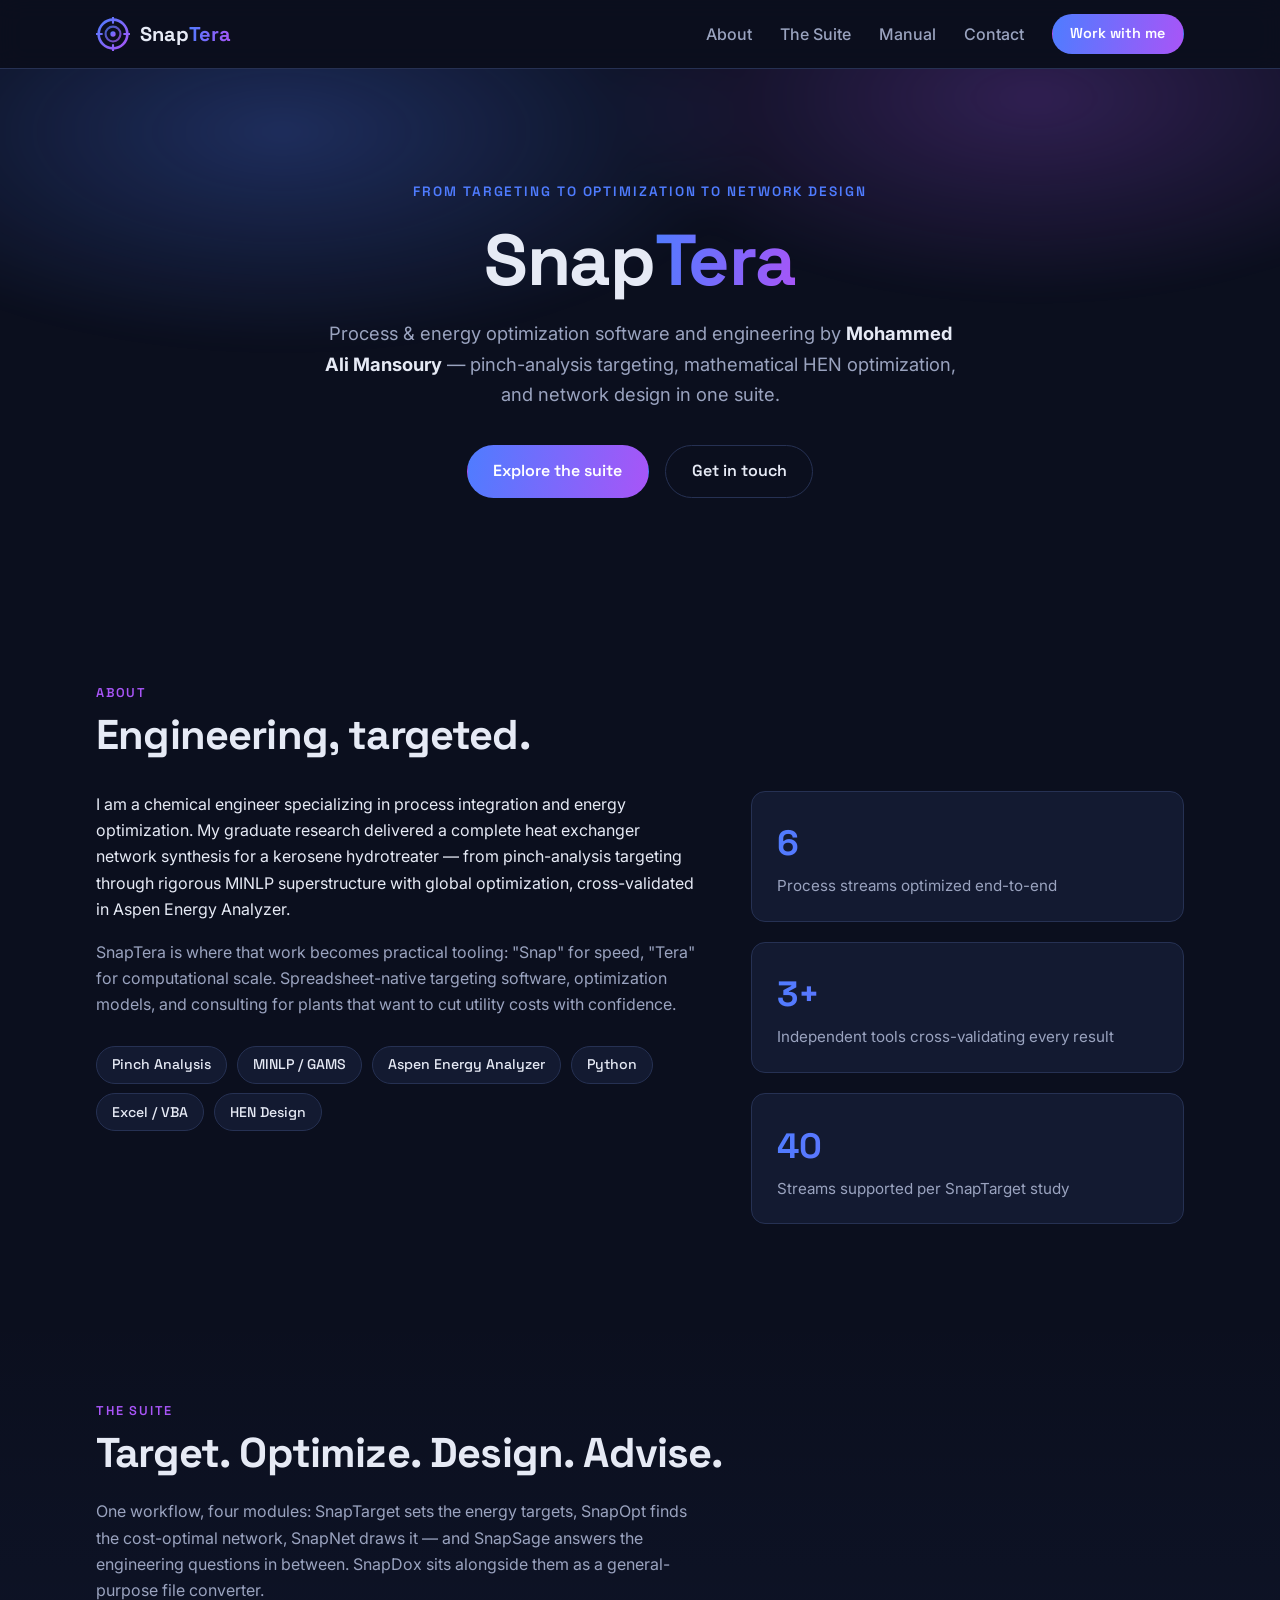
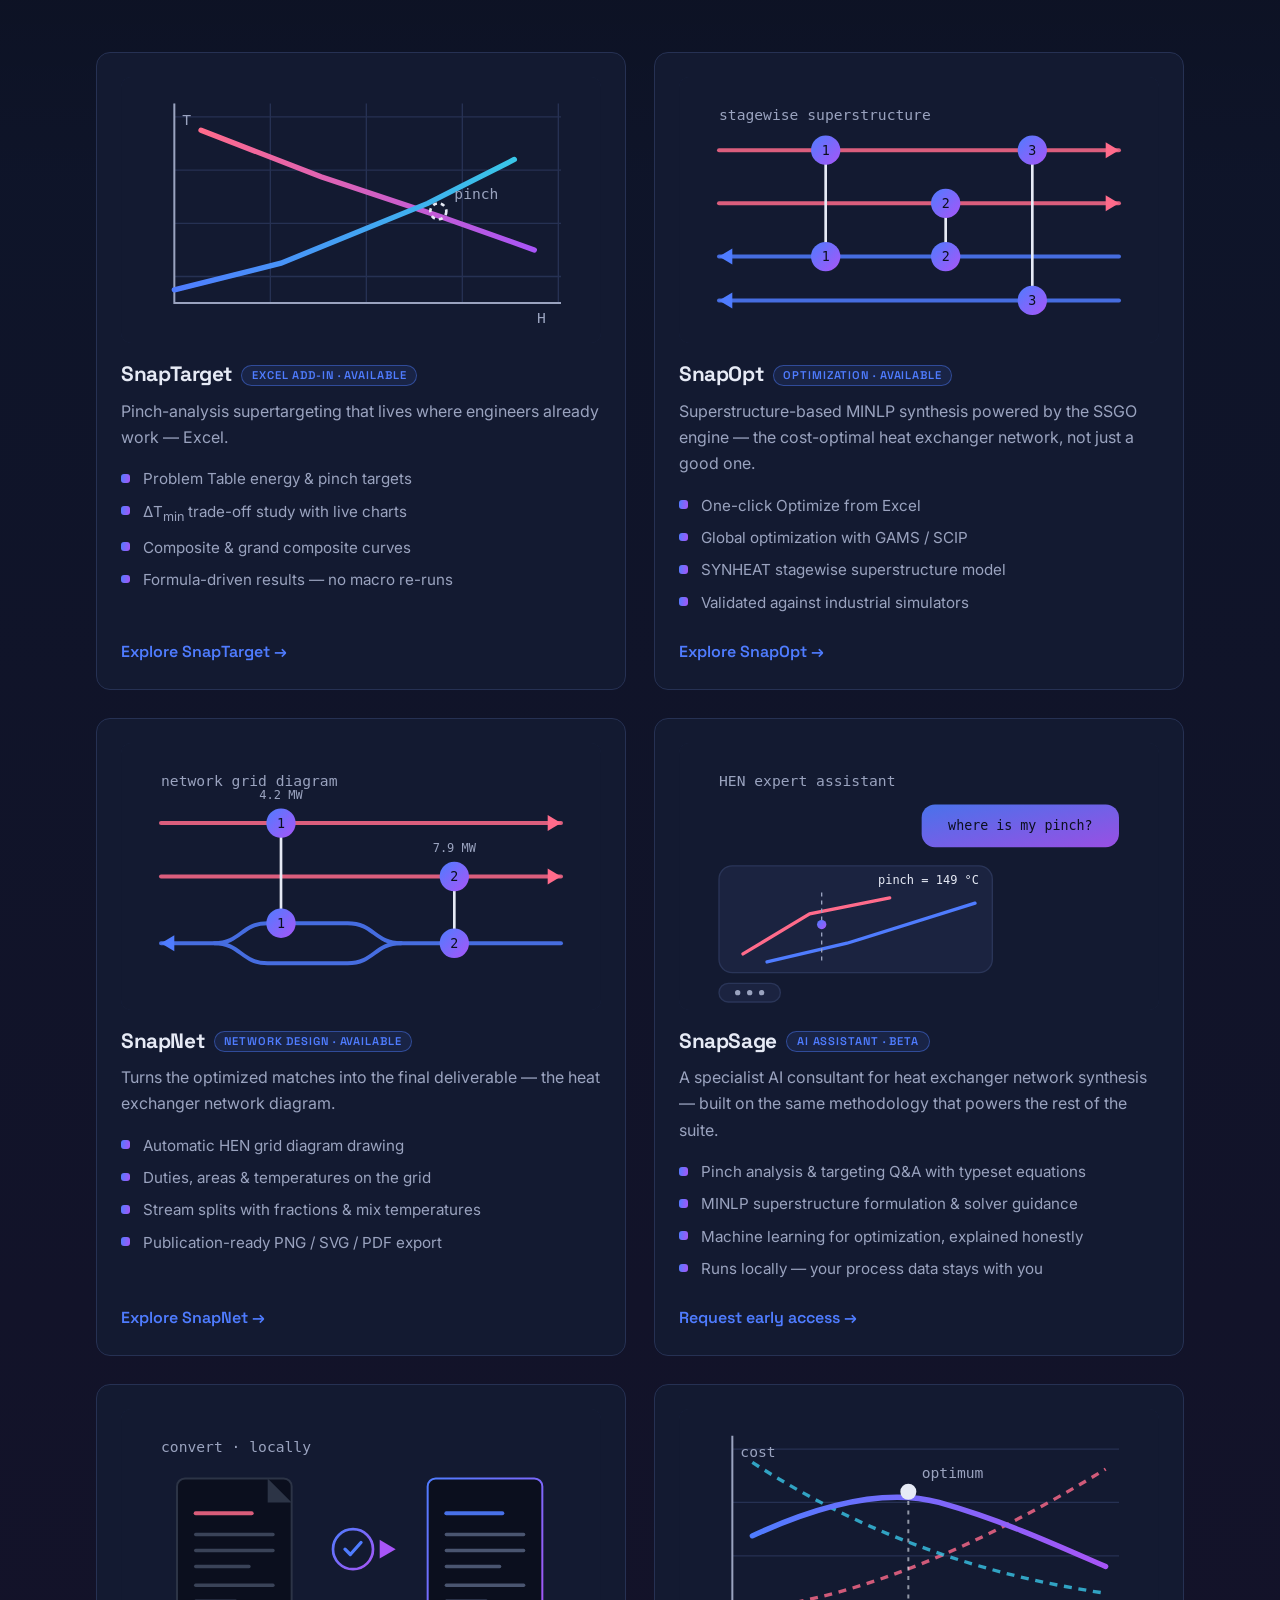
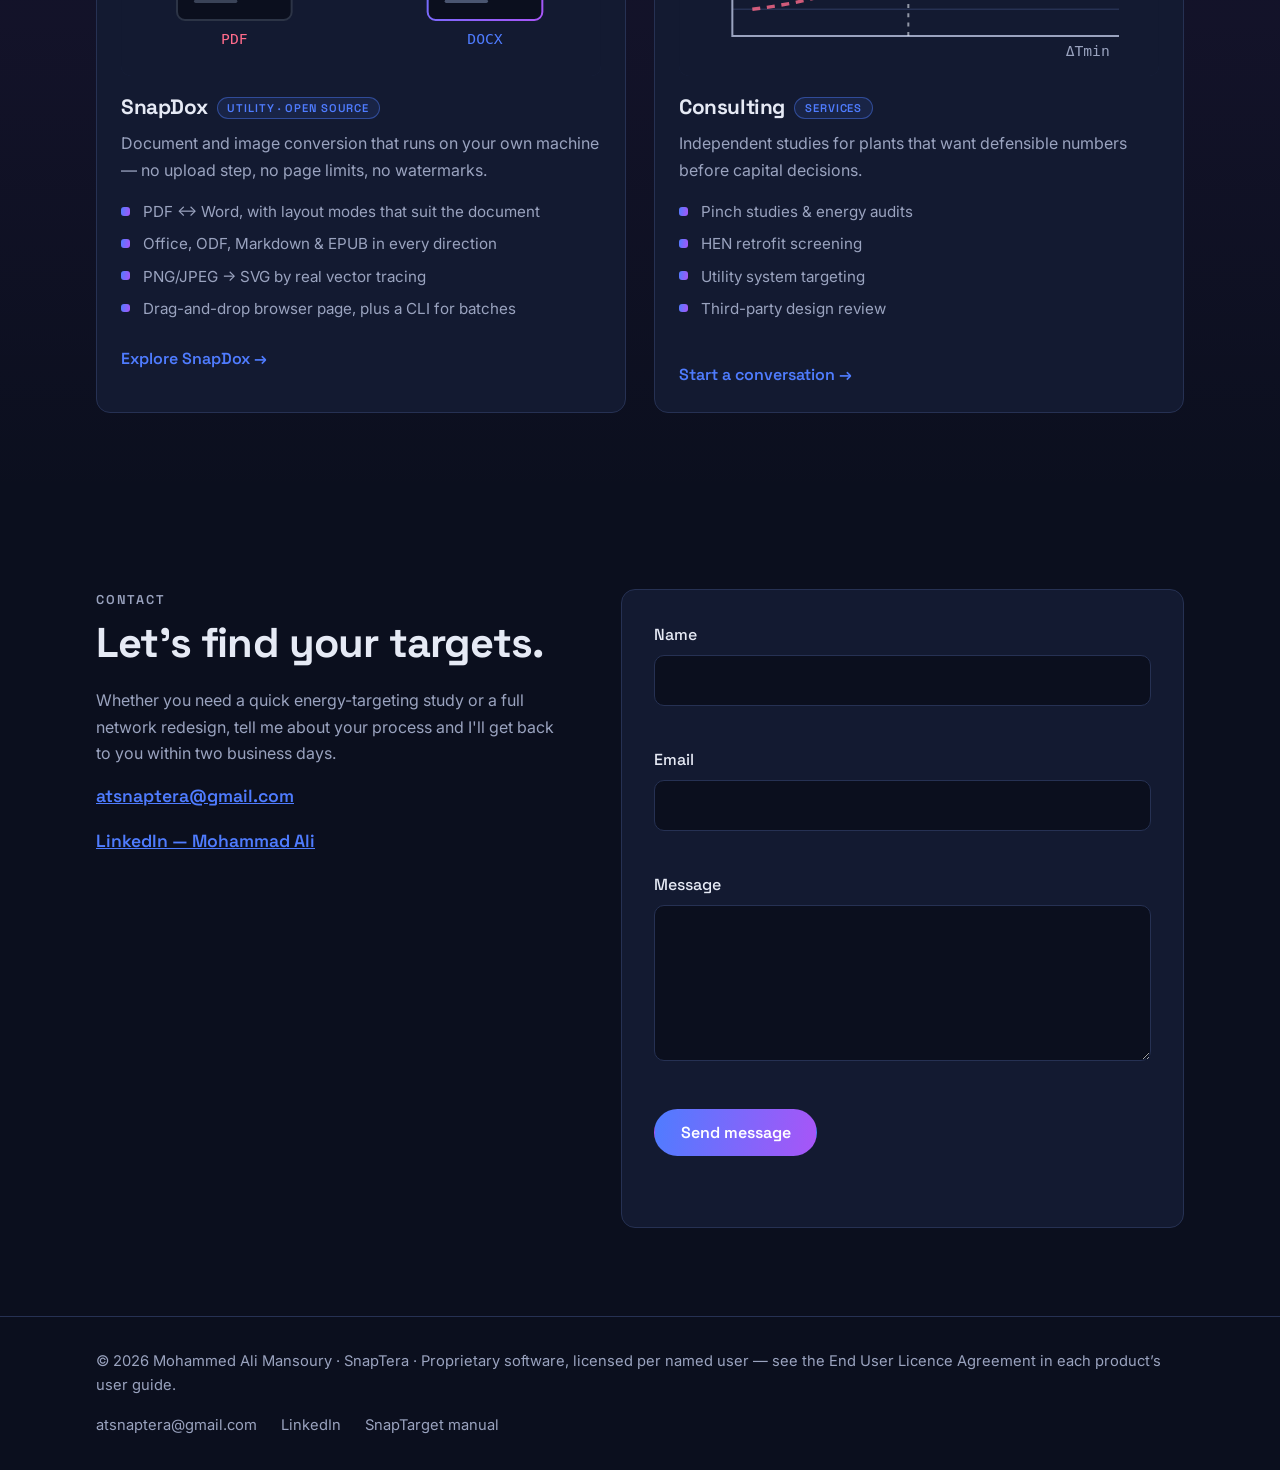
<file: index.html>
<!DOCTYPE html>
<html lang="en" class="no-js">
<head>
  <meta charset="UTF-8">
  <meta name="viewport" content="width=device-width, initial-scale=1.0">
  <meta name="description" content="SnapTera — process &amp; energy optimization software and engineering by Mohammed Ali Mansoury. SnapTarget pinch-analysis Excel add-in, SnapOpt HEN optimization, SnapNet network design, SnapSage AI assistant.">
  <title>SnapTera — From Targeting to Optimization to Network Design</title>

  <!-- Social link previews -->
  <meta property="og:type" content="website">
  <meta property="og:url" content="https://mohammad-ali02.github.io/snaptera/">
  <meta property="og:title" content="SnapTera — From Targeting to Optimization to Network Design">
  <meta property="og:description" content="The SnapTera suite: SnapTarget pinch-analysis targeting in Excel, SnapOpt superstructure HEN optimization, SnapNet network design, and the SnapSage AI assistant — cost-optimal energy systems, engineered.">
  <meta property="og:image" content="https://mohammad-ali02.github.io/snaptera/img/og-image.png">
  <meta property="og:image:width" content="1200">
  <meta property="og:image:height" content="630">
  <meta name="twitter:card" content="summary_large_image">
  <link rel="canonical" href="https://mohammad-ali02.github.io/snaptera/">
  <meta name="theme-color" content="#0b0f1e">

  <!-- Fonts: Space Grotesk (headings) + Inter (body) -->
  <link rel="preconnect" href="https://fonts.googleapis.com">
  <link rel="preconnect" href="https://fonts.gstatic.com" crossorigin>
  <link href="https://fonts.googleapis.com/css2?family=Inter:wght@400;500;600&family=Space+Grotesk:wght@500;600;700&display=swap" rel="stylesheet">

  <link rel="stylesheet" href="css/style.css">
  <link rel="icon" type="image/svg+xml" href="img/logo-mark.svg">
</head>
<body>
  <a class="skip-link" href="#main">Skip to main content</a>

  <!-- ============ HEADER / NAV ============ -->
  <header class="site-header">
    <nav class="nav container" aria-label="Main navigation">
      <a class="brand" href="#top" aria-label="SnapTera — home">
        <img src="img/logo-mark.svg" alt="" width="34" height="34">
        <span class="brand-name">Snap<span class="brand-accent">Tera</span></span>
      </a>

      <button class="nav-toggle" aria-expanded="false" aria-controls="nav-menu">
        <span class="sr-only">Toggle navigation menu</span>
        <span class="nav-toggle-bar" aria-hidden="true"></span>
        <span class="nav-toggle-bar" aria-hidden="true"></span>
        <span class="nav-toggle-bar" aria-hidden="true"></span>
      </button>

      <ul id="nav-menu" class="nav-menu">
        <li><a href="#about">About</a></li>
        <li><a href="#suite">The Suite</a></li>
        <li><a href="manual.html">Manual</a></li>
        <li><a href="#contact">Contact</a></li>
        <li><a class="btn btn-sm btn-primary" href="#contact">Work with me</a></li>
      </ul>
    </nav>
  </header>

  <main id="main">
    <!-- ============ HERO ============ -->
    <section class="hero" id="top">
      <div class="hero-glow" aria-hidden="true"></div>
      <div class="container hero-inner">
        <p class="hero-kicker reveal">From Targeting to Optimization to Network Design</p>
        <h1 class="hero-title reveal">Snap<span class="gradient-text">Tera</span></h1>
        <p class="hero-tagline reveal">
          Process &amp; energy optimization software and engineering by
          <strong>Mohammed Ali Mansoury</strong> — pinch-analysis targeting,
          mathematical HEN optimization, and network design in one suite.
        </p>
        <div class="hero-cta reveal">
          <a class="btn btn-primary" href="#suite">Explore the suite</a>
          <a class="btn btn-ghost" href="#contact">Get in touch</a>
        </div>
      </div>
    </section>

    <!-- ============ ABOUT ============ -->
    <section class="section" id="about" aria-labelledby="about-title">
      <div class="container">
        <p class="section-kicker reveal">About</p>
        <h2 class="section-title reveal" id="about-title">Engineering, targeted.</h2>

        <div class="about-grid">
          <div class="about-text reveal">
            <p>
              I am a chemical engineer specializing in process integration and
              energy optimization. My graduate research delivered a complete
              heat exchanger network synthesis for a kerosene hydrotreater —
              from pinch-analysis targeting through rigorous MINLP superstructure
              with global optimization, cross-validated in Aspen Energy Analyzer.
            </p>
            <p>
              SnapTera is where that work becomes practical tooling: "Snap" for
              speed, "Tera" for computational scale. Spreadsheet-native targeting
              software, optimization models, and consulting for plants that want
              to cut utility costs with confidence.
            </p>
            <ul class="chips" aria-label="Core skills">
              <li>Pinch Analysis</li>
              <li>MINLP / GAMS</li>
              <li>Aspen Energy Analyzer</li>
              <li>Python</li>
              <li>Excel / VBA</li>
              <li>HEN Design</li>
            </ul>
          </div>

          <div class="stats reveal" role="list" aria-label="Highlights">
            <div class="stat" role="listitem">
              <span class="stat-value gradient-text">6</span>
              <span class="stat-label">Process streams optimized end-to-end</span>
            </div>
            <div class="stat" role="listitem">
              <span class="stat-value gradient-text">3+</span>
              <span class="stat-label">Independent tools cross-validating every result</span>
            </div>
            <div class="stat" role="listitem">
              <span class="stat-value gradient-text">40</span>
              <span class="stat-label">Streams supported per SnapTarget study</span>
            </div>
          </div>
        </div>
      </div>
    </section>

    <!-- ============ SUITE ============ -->
    <section class="section section-alt" id="suite" aria-labelledby="suite-title">
      <div class="container">
        <p class="section-kicker reveal">The Suite</p>
        <h2 class="section-title reveal" id="suite-title">Target. Optimize. Design. Advise.</h2>
        <p class="section-lead reveal">
          One workflow, four modules: SnapTarget sets the energy targets,
          SnapOpt finds the cost-optimal network, SnapNet draws it — and
          SnapSage answers the engineering questions in between. SnapDox sits
          alongside them as a general-purpose file converter.
        </p>

        <div class="cards">
          <!-- SnapTarget -->
          <article class="card reveal">
            <img class="card-art" src="img/supertarget.svg" alt="Illustration of composite curves and a trade-off chart" width="360" height="200">
            <h3 class="card-title">SnapTarget <span class="tag">Excel Add-in · Available</span></h3>
            <p>Pinch-analysis supertargeting that lives where engineers already work — Excel.</p>
            <ul class="card-list">
              <li>Problem Table energy &amp; pinch targets</li>
              <li>ΔT<sub>min</sub> trade-off study with live charts</li>
              <li>Composite &amp; grand composite curves</li>
              <li>Formula-driven results — no macro re-runs</li>
            </ul>
            <a class="card-link" href="snaptarget.html">Explore SnapTarget <span aria-hidden="true">→</span></a>
          </article>

          <!-- SnapOpt -->
          <article class="card reveal">
            <img class="card-art" src="img/ssgo.svg" alt="Illustration of a heat exchanger network superstructure" width="360" height="200">
            <h3 class="card-title">SnapOpt <span class="tag">Optimization · Available</span></h3>
            <p>Superstructure-based MINLP synthesis powered by the SSGO engine — the cost-optimal heat exchanger network, not just a good one.</p>
            <ul class="card-list">
              <li>One-click Optimize from Excel</li>
              <li>Global optimization with GAMS / SCIP</li>
              <li>SYNHEAT stagewise superstructure model</li>
              <li>Validated against industrial simulators</li>
            </ul>
            <a class="card-link" href="snapopt.html">Explore SnapOpt <span aria-hidden="true">→</span></a>
          </article>

          <!-- SnapNet -->
          <article class="card reveal">
            <img class="card-art" src="img/snapnet.svg" alt="Illustration of a heat exchanger network grid diagram" width="360" height="200">
            <h3 class="card-title">SnapNet <span class="tag">Network Design · Available</span></h3>
            <p>Turns the optimized matches into the final deliverable — the heat exchanger network diagram.</p>
            <ul class="card-list">
              <li>Automatic HEN grid diagram drawing</li>
              <li>Duties, areas &amp; temperatures on the grid</li>
              <li>Stream splits with fractions &amp; mix temperatures</li>
              <li>Publication-ready PNG / SVG / PDF export</li>
            </ul>
            <a class="card-link" href="snapnet.html">Explore SnapNet <span aria-hidden="true">→</span></a>
          </article>

          <!-- SnapSage -->
          <article class="card reveal">
            <img class="card-art" src="img/snapsage.svg" alt="Illustration of a chat with an AI assistant answering a pinch-analysis question" width="360" height="200">
            <h3 class="card-title">SnapSage <span class="tag">AI Assistant · Beta</span></h3>
            <p>A specialist AI consultant for heat exchanger network synthesis — built on the same methodology that powers the rest of the suite.</p>
            <ul class="card-list">
              <li>Pinch analysis &amp; targeting Q&amp;A with typeset equations</li>
              <li>MINLP superstructure formulation &amp; solver guidance</li>
              <li>Machine learning for optimization, explained honestly</li>
              <li>Runs locally — your process data stays with you</li>
            </ul>
            <a class="card-link" href="#contact">Request early access <span aria-hidden="true">→</span></a>
          </article>

          <!-- SnapDox -->
          <article class="card reveal">
            <img class="card-art" src="img/snapdox.svg" alt="Illustration of a PDF page being converted into a Word document" width="360" height="200">
            <h3 class="card-title">SnapDox <span class="tag">Utility · Open source</span></h3>
            <p>Document and image conversion that runs on your own machine — no upload step, no page limits, no watermarks.</p>
            <ul class="card-list">
              <li>PDF ↔ Word, with layout modes that suit the document</li>
              <li>Office, ODF, Markdown &amp; EPUB in every direction</li>
              <li>PNG/JPEG → SVG by real vector tracing</li>
              <li>Drag-and-drop browser page, plus a CLI for batches</li>
            </ul>
            <p data-launch="unknown">
              <a class="card-link" href="snapdox.html">Explore SnapDox <span aria-hidden="true">→</span></a>
              <a class="card-link card-launch" href="http://localhost:5000" data-launch-link rel="noopener" target="_blank">Launch <span aria-hidden="true">↗</span></a>
            </p>
          </article>

          <!-- Consulting -->
          <article class="card reveal">
            <img class="card-art" src="img/consulting.svg" alt="Illustration of a process flow diagram with an upward trend line" width="360" height="200">
            <h3 class="card-title">Consulting <span class="tag">Services</span></h3>
            <p>Independent studies for plants that want defensible numbers before capital decisions.</p>
            <ul class="card-list">
              <li>Pinch studies &amp; energy audits</li>
              <li>HEN retrofit screening</li>
              <li>Utility system targeting</li>
              <li>Third-party design review</li>
            </ul>
            <a class="card-link" href="#contact">Start a conversation <span aria-hidden="true">→</span></a>
          </article>
        </div>
      </div>
    </section>

    <!-- ============ CONTACT ============ -->
    <section class="section" id="contact" aria-labelledby="contact-title">
      <div class="container contact-grid">
        <div class="contact-intro reveal">
          <p class="section-kicker">Contact</p>
          <h2 class="section-title" id="contact-title">Let's find your targets.</h2>
          <p>
            Whether you need a quick energy-targeting study or a full network
            redesign, tell me about your process and I'll get back to you within
            two business days.
          </p>
          <p class="contact-email">
            <a href="mailto:atsnaptera@gmail.com">atsnaptera@gmail.com</a>
          </p>
          <p class="contact-email">
            <a href="https://www.linkedin.com/in/mohammad-ali-3b3852256" rel="me noopener" target="_blank">LinkedIn — Mohammad Ali</a>
          </p>
        </div>

        <form class="contact-form reveal" id="contact-form" novalidate>
          <div class="field">
            <label for="cf-name">Name</label>
            <input id="cf-name" name="name" type="text" autocomplete="name" required>
            <p class="field-error" id="cf-name-error" aria-live="polite"></p>
          </div>
          <div class="field">
            <label for="cf-email">Email</label>
            <input id="cf-email" name="email" type="email" autocomplete="email" required>
            <p class="field-error" id="cf-email-error" aria-live="polite"></p>
          </div>
          <div class="field">
            <label for="cf-message">Message</label>
            <textarea id="cf-message" name="message" rows="5" required></textarea>
            <p class="field-error" id="cf-message-error" aria-live="polite"></p>
          </div>
          <button class="btn btn-primary" type="submit">Send message</button>
          <p class="form-status" id="form-status" role="status" aria-live="polite"></p>
        </form>
      </div>
    </section>
  </main>

  <!-- ============ FOOTER ============ -->
  <footer class="site-footer">
    <div class="container footer-inner">
      <p>© 2026 Mohammed Ali Mansoury · SnapTera · Proprietary software, licensed per named user — see the End User Licence Agreement in each product’s user guide.</p>
      <ul class="footer-links" aria-label="Contact links">
        <li><a href="mailto:atsnaptera@gmail.com">atsnaptera@gmail.com</a></li>
        <li><a href="https://www.linkedin.com/in/mohammad-ali-3b3852256" rel="me noopener" target="_blank">LinkedIn</a></li>
        <li><a href="manual.html">SnapTarget manual</a></li>
      </ul>
    </div>
  </footer>

  <script src="js/main.js" defer></script>
  <script src="js/launch.js" defer></script>
</body>
</html>
</file>
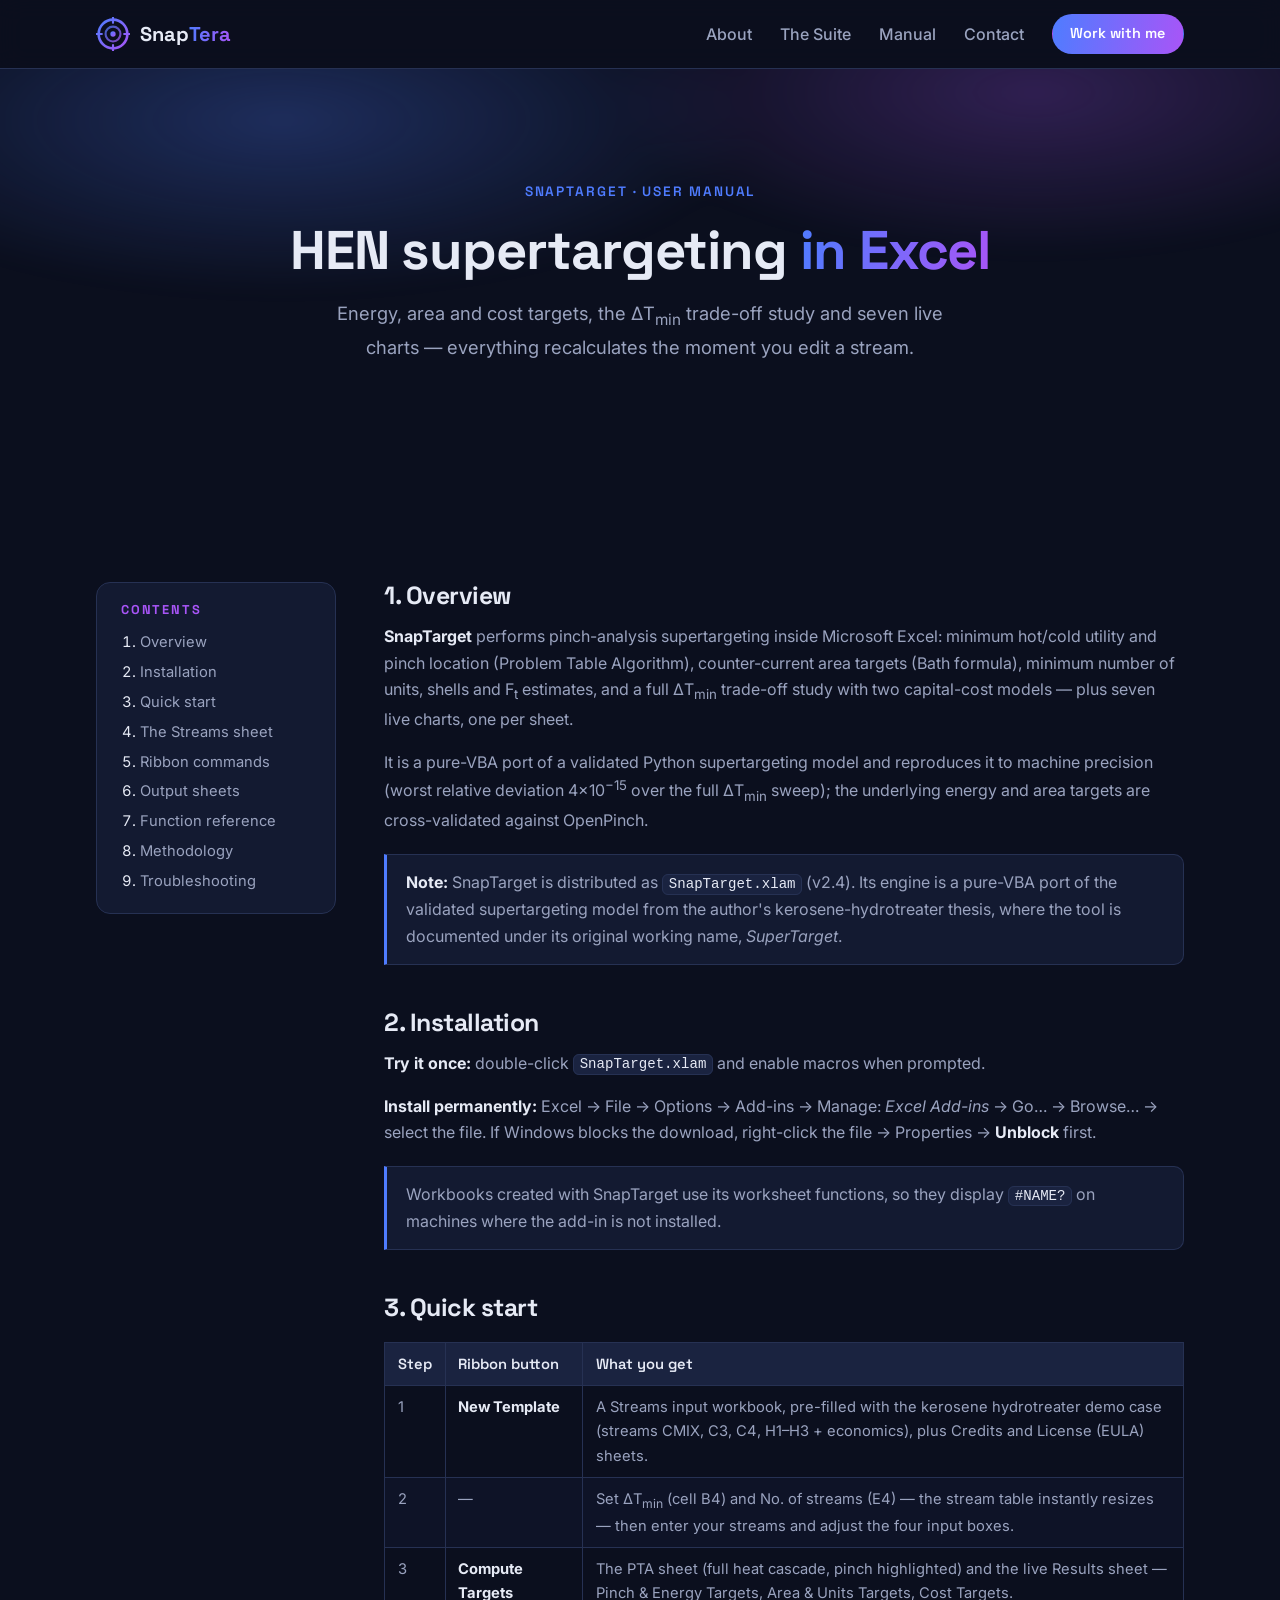
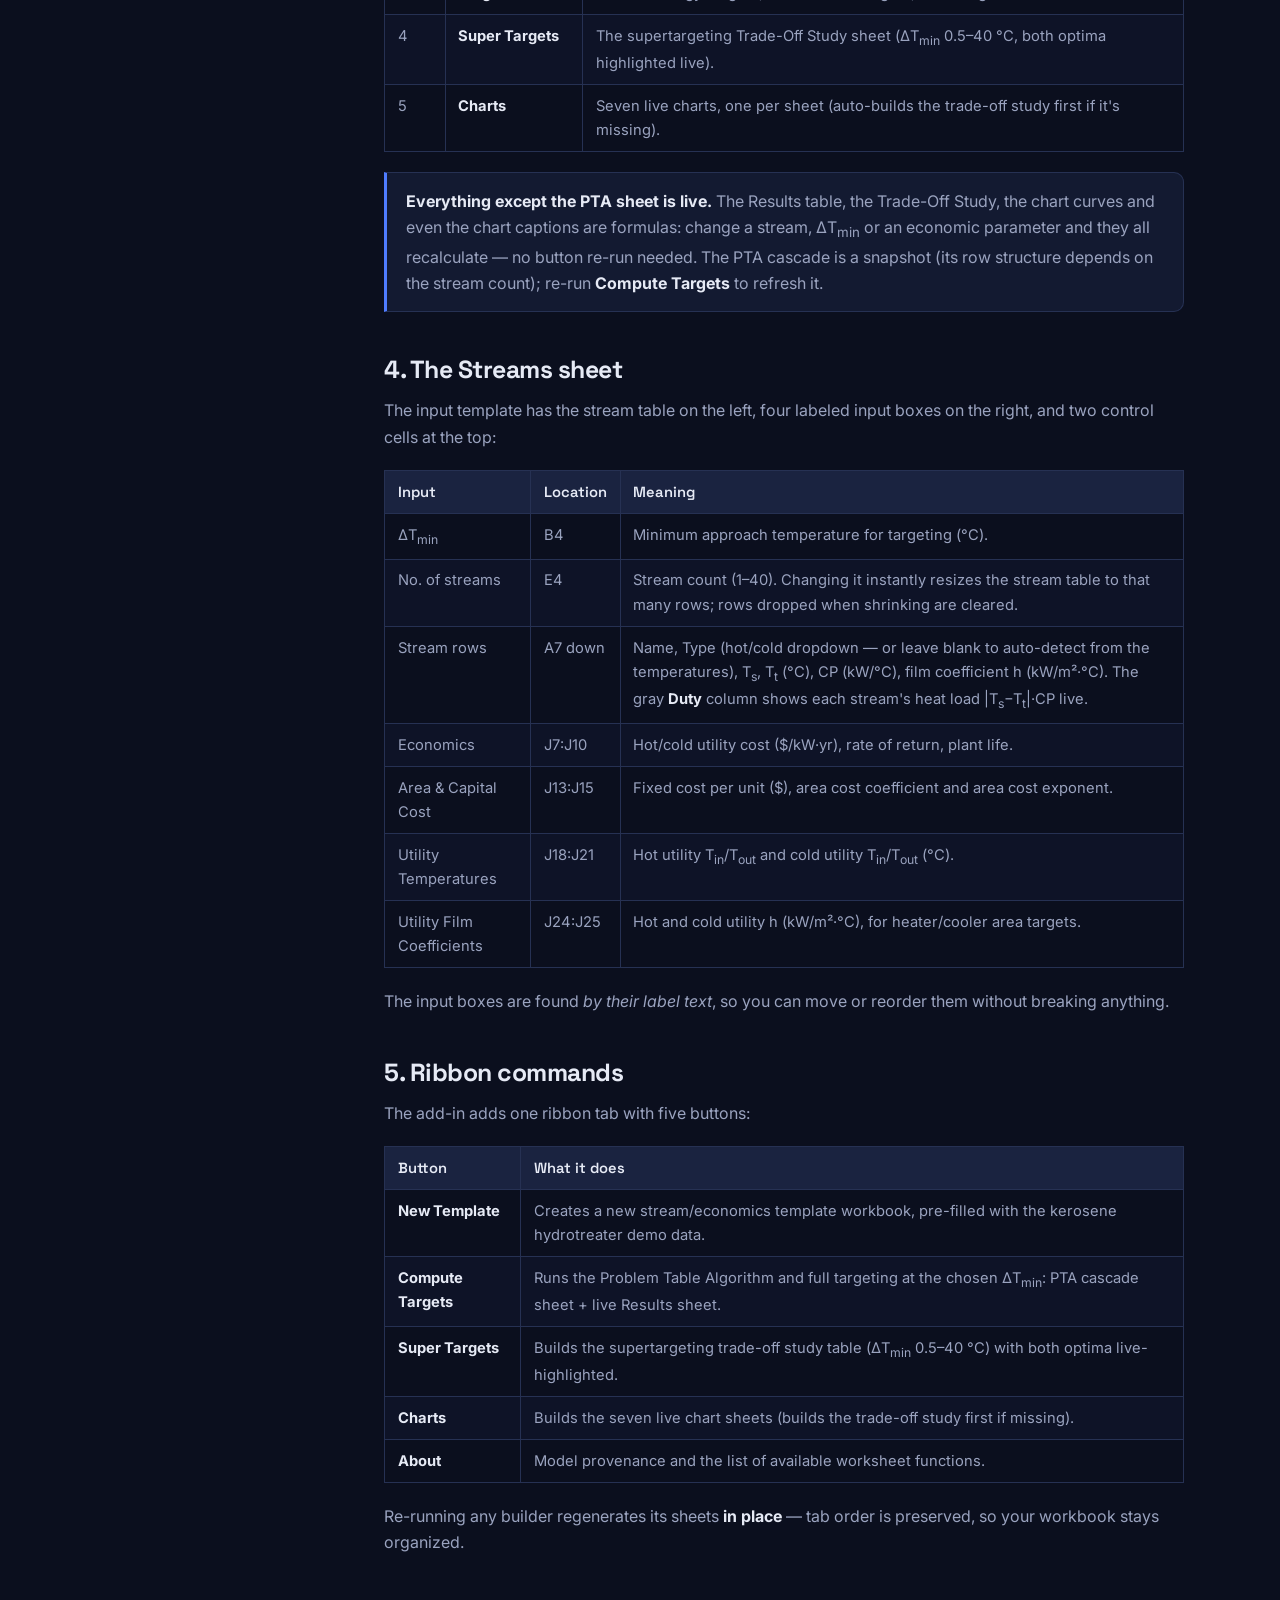
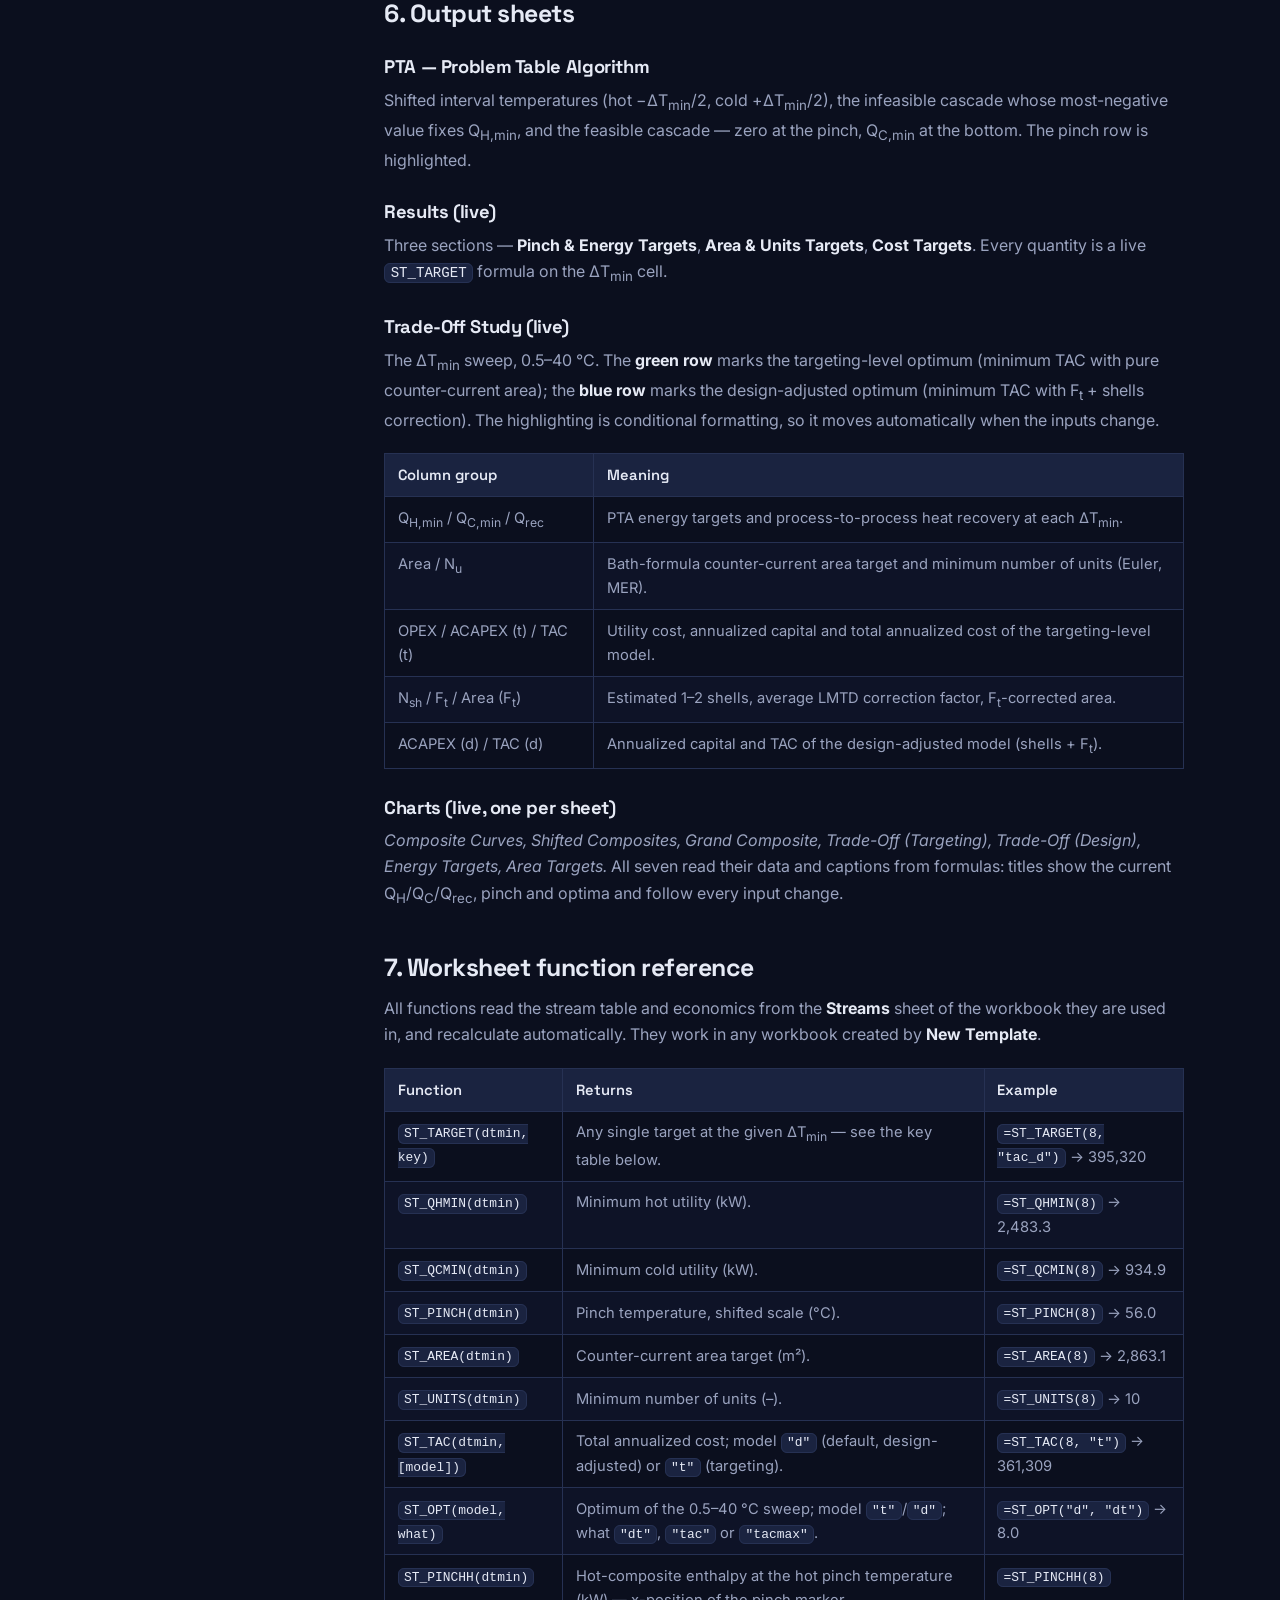
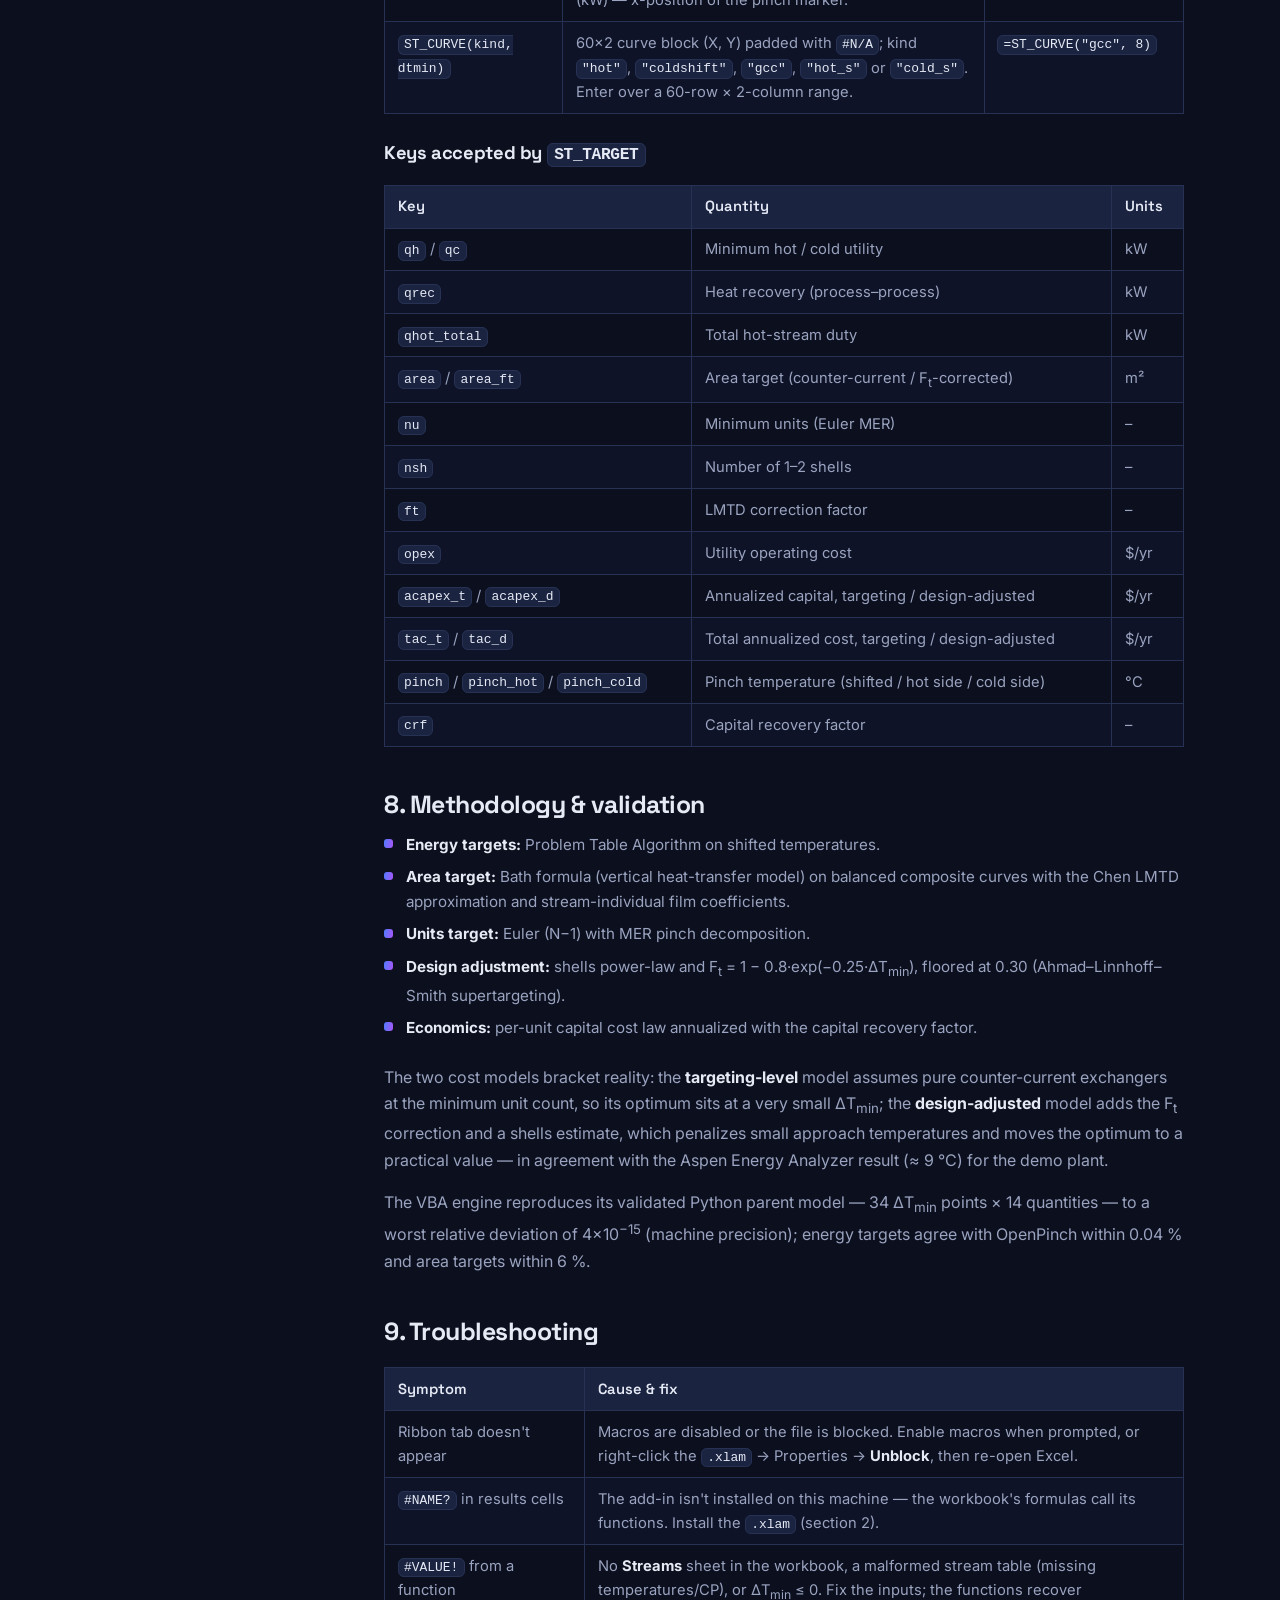
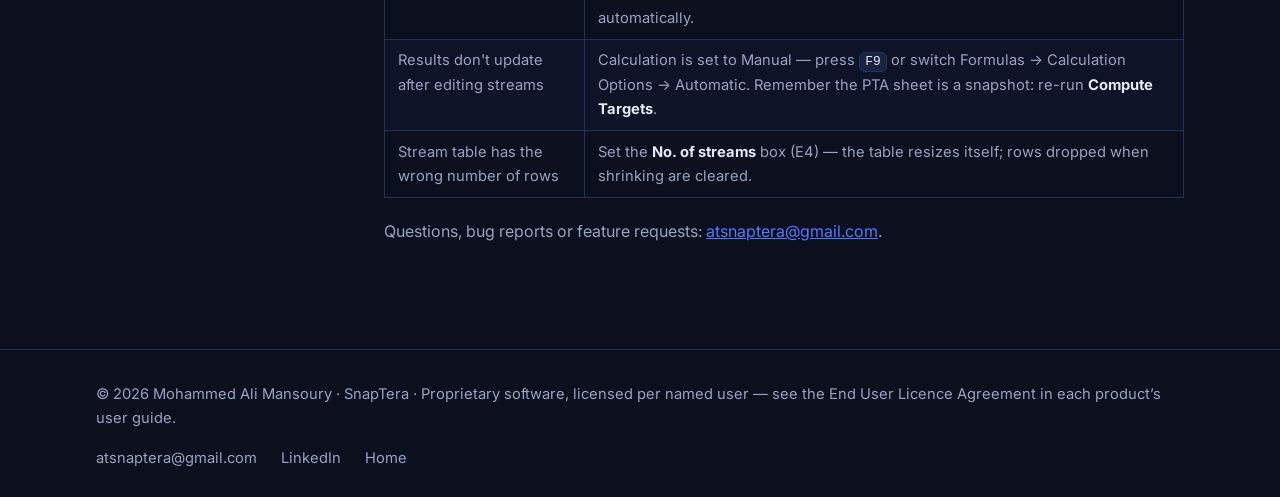
<file: manual.html>
<!DOCTYPE html>
<html lang="en" class="no-js">
<head>
  <meta charset="UTF-8">
  <meta name="viewport" content="width=device-width, initial-scale=1.0">
  <meta name="description" content="SnapTarget user manual — installation, workflow, the Streams input sheet, ribbon commands, output sheets, worksheet function reference, methodology and troubleshooting.">
  <title>SnapTarget User Manual — SnapTera</title>

  <meta property="og:type" content="article">
  <meta property="og:url" content="https://mohammad-ali02.github.io/snaptera/manual.html">
  <meta property="og:title" content="SnapTarget User Manual — SnapTera">
  <meta property="og:description" content="How to use SnapTarget, the pinch-analysis supertargeting Excel add-in: energy, area and cost targets, the ΔTmin trade-off study, and seven live charts.">
  <meta property="og:image" content="https://mohammad-ali02.github.io/snaptera/img/og-image.png">
  <link rel="canonical" href="https://mohammad-ali02.github.io/snaptera/manual.html">
  <meta name="theme-color" content="#0b0f1e">

  <link rel="preconnect" href="https://fonts.googleapis.com">
  <link rel="preconnect" href="https://fonts.gstatic.com" crossorigin>
  <link href="https://fonts.googleapis.com/css2?family=Inter:wght@400;500;600&family=Space+Grotesk:wght@500;600;700&display=swap" rel="stylesheet">

  <link rel="stylesheet" href="css/style.css">
  <link rel="icon" type="image/svg+xml" href="img/logo-mark.svg">
</head>
<body>
  <a class="skip-link" href="#main">Skip to main content</a>

  <!-- ============ HEADER / NAV ============ -->
  <header class="site-header">
    <nav class="nav container" aria-label="Main navigation">
      <a class="brand" href="index.html" aria-label="SnapTera — home">
        <img src="img/logo-mark.svg" alt="" width="34" height="34">
        <span class="brand-name">Snap<span class="brand-accent">Tera</span></span>
      </a>

      <button class="nav-toggle" aria-expanded="false" aria-controls="nav-menu">
        <span class="sr-only">Toggle navigation menu</span>
        <span class="nav-toggle-bar" aria-hidden="true"></span>
        <span class="nav-toggle-bar" aria-hidden="true"></span>
        <span class="nav-toggle-bar" aria-hidden="true"></span>
      </button>

      <ul id="nav-menu" class="nav-menu">
        <li><a href="index.html#about">About</a></li>
        <li><a href="index.html#suite">The Suite</a></li>
        <li><a href="manual.html" aria-current="page">Manual</a></li>
        <li><a href="index.html#contact">Contact</a></li>
        <li><a class="btn btn-sm btn-primary" href="index.html#contact">Work with me</a></li>
      </ul>
    </nav>
  </header>

  <main id="main">
    <section class="hero" id="top">
      <div class="hero-glow" aria-hidden="true"></div>
      <div class="container hero-inner">
        <p class="hero-kicker reveal">SnapTarget · User Manual</p>
        <h1 class="hero-title hero-title-sub reveal">HEN supertargeting <span class="gradient-text">in Excel</span></h1>
        <p class="hero-tagline reveal">
          Energy, area and cost targets, the ΔT<sub>min</sub> trade-off study and
          seven live charts — everything recalculates the moment you edit a stream.
        </p>
      </div>
    </section>

    <section class="section" aria-label="User manual">
      <div class="container manual-layout">

        <!-- ============ TOC ============ -->
        <aside class="manual-toc reveal" aria-label="Manual contents">
          <h2>Contents</h2>
          <ol>
            <li><a href="#overview">Overview</a></li>
            <li><a href="#install">Installation</a></li>
            <li><a href="#quickstart">Quick start</a></li>
            <li><a href="#streams">The Streams sheet</a></li>
            <li><a href="#ribbon">Ribbon commands</a></li>
            <li><a href="#outputs">Output sheets</a></li>
            <li><a href="#functions">Function reference</a></li>
            <li><a href="#methodology">Methodology</a></li>
            <li><a href="#troubleshooting">Troubleshooting</a></li>
          </ol>
        </aside>

        <!-- ============ BODY ============ -->
        <article class="manual-body">

          <h2 id="overview">1. Overview</h2>
          <p>
            <strong>SnapTarget</strong> performs pinch-analysis supertargeting inside
            Microsoft Excel: minimum hot/cold utility and pinch location
            (Problem Table Algorithm), counter-current area targets (Bath formula),
            minimum number of units, shells and F<sub>t</sub> estimates, and a full
            ΔT<sub>min</sub> trade-off study with two capital-cost models — plus seven
            live charts, one per sheet.
          </p>
          <p>
            It is a pure-VBA port of a validated Python supertargeting model and
            reproduces it to machine precision (worst relative deviation
            4×10<sup>−15</sup> over the full ΔT<sub>min</sub> sweep); the underlying
            energy and area targets are cross-validated against OpenPinch.
          </p>
          <div class="manual-note">
            <p>
              <strong>Note:</strong> SnapTarget is distributed as
              <code>SnapTarget.xlam</code> (v2.4). Its engine is a pure-VBA port of the
              validated supertargeting model from the author's kerosene-hydrotreater
              thesis, where the tool is documented under its original working name,
              <em>SuperTarget</em>.
            </p>
          </div>

          <h2 id="install">2. Installation</h2>
          <p><strong>Try it once:</strong> double-click <code>SnapTarget.xlam</code> and enable macros when prompted.</p>
          <p><strong>Install permanently:</strong> Excel → File → Options → Add-ins →
             Manage: <em>Excel Add-ins</em> → Go… → Browse… → select the file.
             If Windows blocks the download, right-click the file → Properties → <strong>Unblock</strong> first.</p>
          <div class="manual-note">
            <p>
              Workbooks created with SnapTarget use its worksheet functions, so they
              display <code>#NAME?</code> on machines where the add-in is not installed.
            </p>
          </div>

          <h2 id="quickstart">3. Quick start</h2>
          <div class="tbl-wrap">
            <table class="tbl">
              <thead><tr><th>Step</th><th>Ribbon button</th><th>What you get</th></tr></thead>
              <tbody>
                <tr><td>1</td><td><strong>New Template</strong></td><td>A Streams input workbook, pre-filled with the kerosene hydrotreater demo case (streams CMIX, C3, C4, H1–H3 + economics), plus Credits and License (EULA) sheets.</td></tr>
                <tr><td>2</td><td>—</td><td>Set ΔT<sub>min</sub> (cell B4) and No. of streams (E4) — the stream table instantly resizes — then enter your streams and adjust the four input boxes.</td></tr>
                <tr><td>3</td><td><strong>Compute Targets</strong></td><td>The PTA sheet (full heat cascade, pinch highlighted) and the live Results sheet — Pinch &amp; Energy Targets, Area &amp; Units Targets, Cost Targets.</td></tr>
                <tr><td>4</td><td><strong>Super Targets</strong></td><td>The supertargeting Trade-Off Study sheet (ΔT<sub>min</sub> 0.5–40 °C, both optima highlighted live).</td></tr>
                <tr><td>5</td><td><strong>Charts</strong></td><td>Seven live charts, one per sheet (auto-builds the trade-off study first if it's missing).</td></tr>
              </tbody>
            </table>
          </div>
          <div class="manual-note">
            <p>
              <strong>Everything except the PTA sheet is live.</strong> The Results table,
              the Trade-Off Study, the chart curves and even the chart captions are
              formulas: change a stream, ΔT<sub>min</sub> or an economic parameter and
              they all recalculate — no button re-run needed. The PTA cascade is a
              snapshot (its row structure depends on the stream count); re-run
              <strong>Compute Targets</strong> to refresh it.
            </p>
          </div>

          <h2 id="streams">4. The Streams sheet</h2>
          <p>
            The input template has the stream table on the left, four labeled input
            boxes on the right, and two control cells at the top:
          </p>
          <div class="tbl-wrap">
            <table class="tbl">
              <thead><tr><th>Input</th><th>Location</th><th>Meaning</th></tr></thead>
              <tbody>
                <tr><td>ΔT<sub>min</sub></td><td>B4</td><td>Minimum approach temperature for targeting (°C).</td></tr>
                <tr><td>No. of streams</td><td>E4</td><td>Stream count (1–40). Changing it instantly resizes the stream table to that many rows; rows dropped when shrinking are cleared.</td></tr>
                <tr><td>Stream rows</td><td>A7 down</td><td>Name, Type (hot/cold dropdown — or leave blank to auto-detect from the temperatures), T<sub>s</sub>, T<sub>t</sub> (°C), CP (kW/°C), film coefficient h (kW/m²·°C). The gray <strong>Duty</strong> column shows each stream's heat load |T<sub>s</sub>−T<sub>t</sub>|·CP live.</td></tr>
                <tr><td>Economics</td><td>J7:J10</td><td>Hot/cold utility cost ($/kW·yr), rate of return, plant life.</td></tr>
                <tr><td>Area &amp; Capital Cost</td><td>J13:J15</td><td>Fixed cost per unit ($), area cost coefficient and area cost exponent.</td></tr>
                <tr><td>Utility Temperatures</td><td>J18:J21</td><td>Hot utility T<sub>in</sub>/T<sub>out</sub> and cold utility T<sub>in</sub>/T<sub>out</sub> (°C).</td></tr>
                <tr><td>Utility Film Coefficients</td><td>J24:J25</td><td>Hot and cold utility h (kW/m²·°C), for heater/cooler area targets.</td></tr>
              </tbody>
            </table>
          </div>
          <p>
            The input boxes are found <em>by their label text</em>, so you can move or
            reorder them without breaking anything.
          </p>

          <h2 id="ribbon">5. Ribbon commands</h2>
          <p>The add-in adds one ribbon tab with five buttons:</p>
          <div class="tbl-wrap">
            <table class="tbl">
              <thead><tr><th>Button</th><th>What it does</th></tr></thead>
              <tbody>
                <tr><td><strong>New Template</strong></td><td>Creates a new stream/economics template workbook, pre-filled with the kerosene hydrotreater demo data.</td></tr>
                <tr><td><strong>Compute Targets</strong></td><td>Runs the Problem Table Algorithm and full targeting at the chosen ΔT<sub>min</sub>: PTA cascade sheet + live Results sheet.</td></tr>
                <tr><td><strong>Super Targets</strong></td><td>Builds the supertargeting trade-off study table (ΔT<sub>min</sub> 0.5–40 °C) with both optima live-highlighted.</td></tr>
                <tr><td><strong>Charts</strong></td><td>Builds the seven live chart sheets (builds the trade-off study first if missing).</td></tr>
                <tr><td><strong>About</strong></td><td>Model provenance and the list of available worksheet functions.</td></tr>
              </tbody>
            </table>
          </div>
          <p>
            Re-running any builder regenerates its sheets <strong>in place</strong> —
            tab order is preserved, so your workbook stays organized.
          </p>

          <h2 id="outputs">6. Output sheets</h2>

          <h3>PTA — Problem Table Algorithm</h3>
          <p>
            Shifted interval temperatures (hot −ΔT<sub>min</sub>/2, cold +ΔT<sub>min</sub>/2),
            the infeasible cascade whose most-negative value fixes Q<sub>H,min</sub>,
            and the feasible cascade — zero at the pinch, Q<sub>C,min</sub> at the bottom.
            The pinch row is highlighted.
          </p>

          <h3>Results (live)</h3>
          <p>
            Three sections — <strong>Pinch &amp; Energy Targets</strong>,
            <strong>Area &amp; Units Targets</strong>, <strong>Cost Targets</strong>.
            Every quantity is a live <code>ST_TARGET</code> formula on the
            ΔT<sub>min</sub> cell.
          </p>

          <h3>Trade-Off Study (live)</h3>
          <p>
            The ΔT<sub>min</sub> sweep, 0.5–40 °C. The <strong>green row</strong> marks the
            targeting-level optimum (minimum TAC with pure counter-current area); the
            <strong>blue row</strong> marks the design-adjusted optimum (minimum TAC with
            F<sub>t</sub> + shells correction). The highlighting is conditional
            formatting, so it moves automatically when the inputs change.
          </p>
          <div class="tbl-wrap">
            <table class="tbl">
              <thead><tr><th>Column group</th><th>Meaning</th></tr></thead>
              <tbody>
                <tr><td>Q<sub>H,min</sub> / Q<sub>C,min</sub> / Q<sub>rec</sub></td><td>PTA energy targets and process-to-process heat recovery at each ΔT<sub>min</sub>.</td></tr>
                <tr><td>Area / N<sub>u</sub></td><td>Bath-formula counter-current area target and minimum number of units (Euler, MER).</td></tr>
                <tr><td>OPEX / ACAPEX (t) / TAC (t)</td><td>Utility cost, annualized capital and total annualized cost of the targeting-level model.</td></tr>
                <tr><td>N<sub>sh</sub> / F<sub>t</sub> / Area (F<sub>t</sub>)</td><td>Estimated 1–2 shells, average LMTD correction factor, F<sub>t</sub>-corrected area.</td></tr>
                <tr><td>ACAPEX (d) / TAC (d)</td><td>Annualized capital and TAC of the design-adjusted model (shells + F<sub>t</sub>).</td></tr>
              </tbody>
            </table>
          </div>

          <h3>Charts (live, one per sheet)</h3>
          <p>
            <em>Composite Curves, Shifted Composites, Grand Composite, Trade-Off
            (Targeting), Trade-Off (Design), Energy Targets, Area Targets.</em>
            All seven read their data and captions from formulas: titles show the
            current Q<sub>H</sub>/Q<sub>C</sub>/Q<sub>rec</sub>, pinch and optima and
            follow every input change.
          </p>

          <h2 id="functions">7. Worksheet function reference</h2>
          <p>
            All functions read the stream table and economics from the
            <strong>Streams</strong> sheet of the workbook they are used in, and
            recalculate automatically. They work in any workbook created by
            <strong>New Template</strong>.
          </p>
          <div class="tbl-wrap">
            <table class="tbl">
              <thead><tr><th>Function</th><th>Returns</th><th>Example</th></tr></thead>
              <tbody>
                <tr><td><code>ST_TARGET(dtmin, key)</code></td><td>Any single target at the given ΔT<sub>min</sub> — see the key table below.</td><td><code>=ST_TARGET(8, "tac_d")</code> → 395,320</td></tr>
                <tr><td><code>ST_QHMIN(dtmin)</code></td><td>Minimum hot utility (kW).</td><td><code>=ST_QHMIN(8)</code> → 2,483.3</td></tr>
                <tr><td><code>ST_QCMIN(dtmin)</code></td><td>Minimum cold utility (kW).</td><td><code>=ST_QCMIN(8)</code> → 934.9</td></tr>
                <tr><td><code>ST_PINCH(dtmin)</code></td><td>Pinch temperature, shifted scale (°C).</td><td><code>=ST_PINCH(8)</code> → 56.0</td></tr>
                <tr><td><code>ST_AREA(dtmin)</code></td><td>Counter-current area target (m²).</td><td><code>=ST_AREA(8)</code> → 2,863.1</td></tr>
                <tr><td><code>ST_UNITS(dtmin)</code></td><td>Minimum number of units (–).</td><td><code>=ST_UNITS(8)</code> → 10</td></tr>
                <tr><td><code>ST_TAC(dtmin, [model])</code></td><td>Total annualized cost; model <code>"d"</code> (default, design-adjusted) or <code>"t"</code> (targeting).</td><td><code>=ST_TAC(8, "t")</code> → 361,309</td></tr>
                <tr><td><code>ST_OPT(model, what)</code></td><td>Optimum of the 0.5–40 °C sweep; model <code>"t"</code>/<code>"d"</code>; what <code>"dt"</code>, <code>"tac"</code> or <code>"tacmax"</code>.</td><td><code>=ST_OPT("d", "dt")</code> → 8.0</td></tr>
                <tr><td><code>ST_PINCHH(dtmin)</code></td><td>Hot-composite enthalpy at the hot pinch temperature (kW) — x-position of the pinch marker.</td><td><code>=ST_PINCHH(8)</code></td></tr>
                <tr><td><code>ST_CURVE(kind, dtmin)</code></td><td>60×2 curve block (X, Y) padded with <code>#N/A</code>; kind <code>"hot"</code>, <code>"coldshift"</code>, <code>"gcc"</code>, <code>"hot_s"</code> or <code>"cold_s"</code>. Enter over a 60-row × 2-column range.</td><td><code>=ST_CURVE("gcc", 8)</code></td></tr>
              </tbody>
            </table>
          </div>

          <h3>Keys accepted by <code>ST_TARGET</code></h3>
          <div class="tbl-wrap">
            <table class="tbl">
              <thead><tr><th>Key</th><th>Quantity</th><th>Units</th></tr></thead>
              <tbody>
                <tr><td><code>qh</code> / <code>qc</code></td><td>Minimum hot / cold utility</td><td>kW</td></tr>
                <tr><td><code>qrec</code></td><td>Heat recovery (process–process)</td><td>kW</td></tr>
                <tr><td><code>qhot_total</code></td><td>Total hot-stream duty</td><td>kW</td></tr>
                <tr><td><code>area</code> / <code>area_ft</code></td><td>Area target (counter-current / F<sub>t</sub>-corrected)</td><td>m²</td></tr>
                <tr><td><code>nu</code></td><td>Minimum units (Euler MER)</td><td>–</td></tr>
                <tr><td><code>nsh</code></td><td>Number of 1–2 shells</td><td>–</td></tr>
                <tr><td><code>ft</code></td><td>LMTD correction factor</td><td>–</td></tr>
                <tr><td><code>opex</code></td><td>Utility operating cost</td><td>$/yr</td></tr>
                <tr><td><code>acapex_t</code> / <code>acapex_d</code></td><td>Annualized capital, targeting / design-adjusted</td><td>$/yr</td></tr>
                <tr><td><code>tac_t</code> / <code>tac_d</code></td><td>Total annualized cost, targeting / design-adjusted</td><td>$/yr</td></tr>
                <tr><td><code>pinch</code> / <code>pinch_hot</code> / <code>pinch_cold</code></td><td>Pinch temperature (shifted / hot side / cold side)</td><td>°C</td></tr>
                <tr><td><code>crf</code></td><td>Capital recovery factor</td><td>–</td></tr>
              </tbody>
            </table>
          </div>

          <h2 id="methodology">8. Methodology &amp; validation</h2>
          <ul class="card-list">
            <li><strong>Energy targets:</strong> Problem Table Algorithm on shifted temperatures.</li>
            <li><strong>Area target:</strong> Bath formula (vertical heat-transfer model) on balanced composite curves with the Chen LMTD approximation and stream-individual film coefficients.</li>
            <li><strong>Units target:</strong> Euler (N−1) with MER pinch decomposition.</li>
            <li><strong>Design adjustment:</strong> shells power-law and F<sub>t</sub> = 1 − 0.8·exp(−0.25·ΔT<sub>min</sub>), floored at 0.30 (Ahmad–Linnhoff–Smith supertargeting).</li>
            <li><strong>Economics:</strong> per-unit capital cost law annualized with the capital recovery factor.</li>
          </ul>
          <p>
            The two cost models bracket reality: the <strong>targeting-level</strong>
            model assumes pure counter-current exchangers at the minimum unit count,
            so its optimum sits at a very small ΔT<sub>min</sub>; the
            <strong>design-adjusted</strong> model adds the F<sub>t</sub> correction and
            a shells estimate, which penalizes small approach temperatures and moves
            the optimum to a practical value — in agreement with the Aspen Energy
            Analyzer result (≈ 9 °C) for the demo plant.
          </p>
          <p>
            The VBA engine reproduces its validated Python parent model — 34
            ΔT<sub>min</sub> points × 14 quantities — to a worst relative deviation of
            4×10<sup>−15</sup> (machine precision); energy targets agree with OpenPinch
            within 0.04 % and area targets within 6 %.
          </p>

          <h2 id="troubleshooting">9. Troubleshooting</h2>
          <div class="tbl-wrap">
            <table class="tbl">
              <thead><tr><th>Symptom</th><th>Cause &amp; fix</th></tr></thead>
              <tbody>
                <tr><td>Ribbon tab doesn't appear</td><td>Macros are disabled or the file is blocked. Enable macros when prompted, or right-click the <code>.xlam</code> → Properties → <strong>Unblock</strong>, then re-open Excel.</td></tr>
                <tr><td><code>#NAME?</code> in results cells</td><td>The add-in isn't installed on this machine — the workbook's formulas call its functions. Install the <code>.xlam</code> (section 2).</td></tr>
                <tr><td><code>#VALUE!</code> from a function</td><td>No <strong>Streams</strong> sheet in the workbook, a malformed stream table (missing temperatures/CP), or ΔT<sub>min</sub> ≤ 0. Fix the inputs; the functions recover automatically.</td></tr>
                <tr><td>Results don't update after editing streams</td><td>Calculation is set to Manual — press <kbd>F9</kbd> or switch Formulas → Calculation Options → Automatic. Remember the PTA sheet is a snapshot: re-run <strong>Compute Targets</strong>.</td></tr>
                <tr><td>Stream table has the wrong number of rows</td><td>Set the <strong>No. of streams</strong> box (E4) — the table resizes itself; rows dropped when shrinking are cleared.</td></tr>
              </tbody>
            </table>
          </div>

          <p>
            Questions, bug reports or feature requests:
            <a href="mailto:atsnaptera@gmail.com">atsnaptera@gmail.com</a>.
          </p>
        </article>
      </div>
    </section>
  </main>

  <!-- ============ FOOTER ============ -->
  <footer class="site-footer">
    <div class="container footer-inner">
      <p>© 2026 Mohammed Ali Mansoury · SnapTera · Proprietary software, licensed per named user — see the End User Licence Agreement in each product’s user guide.</p>
      <ul class="footer-links" aria-label="Contact links">
        <li><a href="mailto:atsnaptera@gmail.com">atsnaptera@gmail.com</a></li>
        <li><a href="https://www.linkedin.com/in/mohammad-ali-3b3852256" rel="me noopener" target="_blank">LinkedIn</a></li>
        <li><a href="index.html">Home</a></li>
      </ul>
    </div>
  </footer>

  <script src="js/main.js" defer></script>
</body>
</html>
</file>
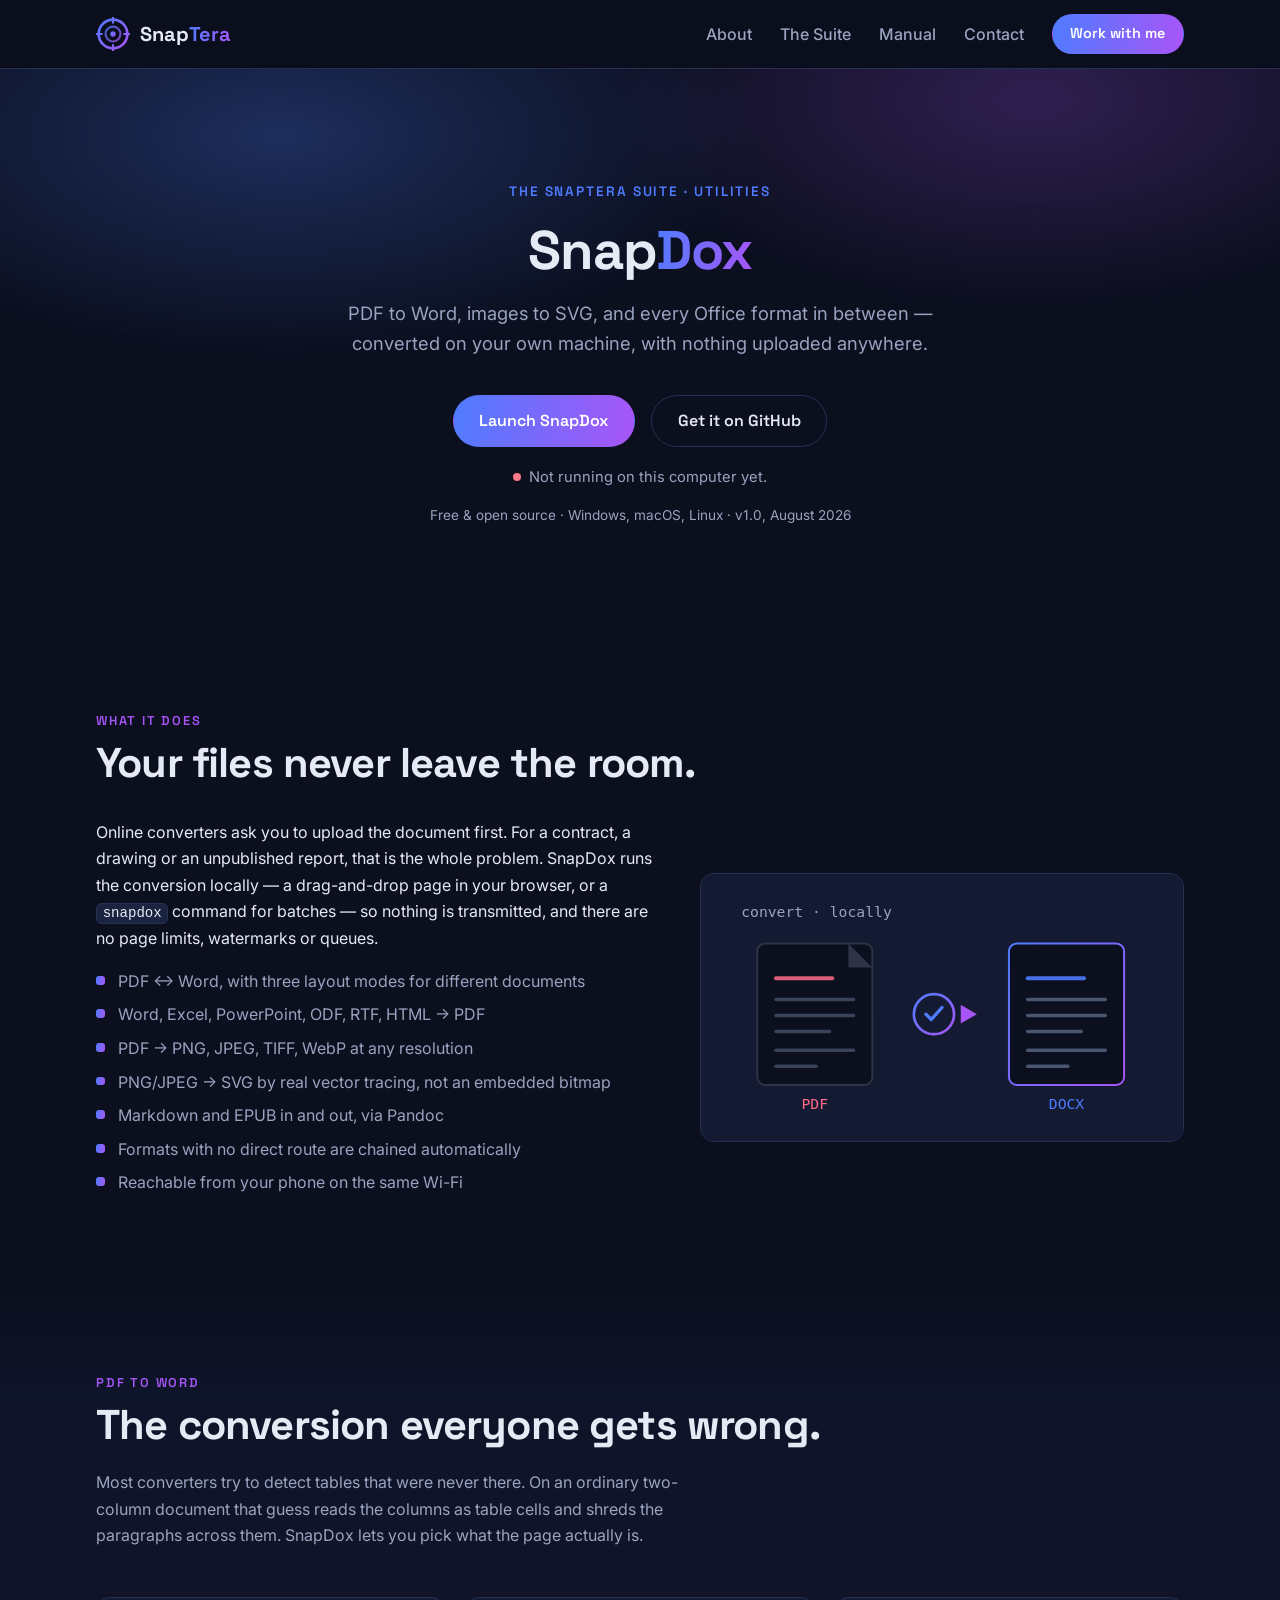
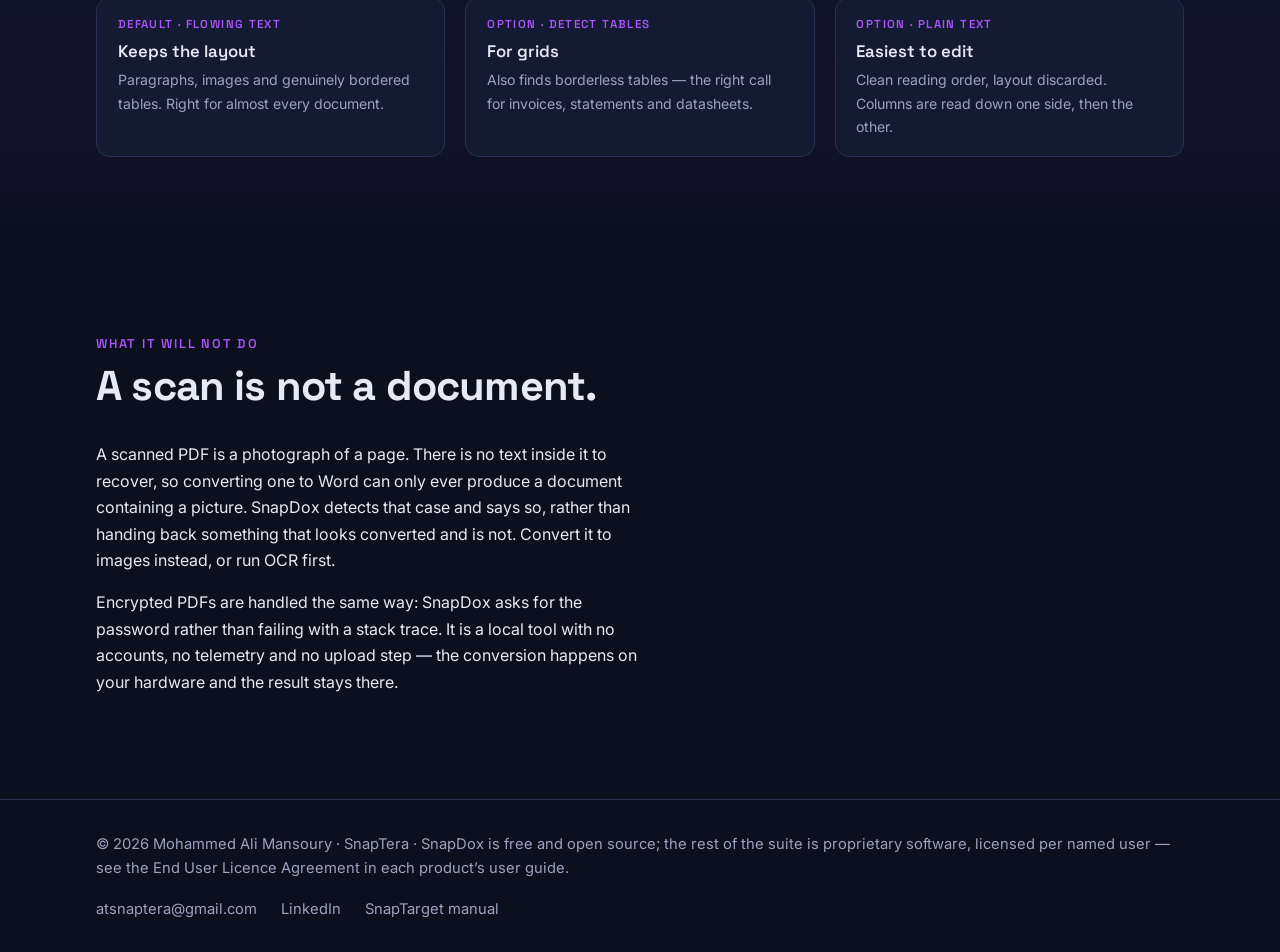
<file: snapdox.html>
<!DOCTYPE html>
<html lang="en" class="no-js">
<head>
  <meta charset="UTF-8">
  <meta name="viewport" content="width=device-width, initial-scale=1.0">
  <meta name="description" content="SnapDox — convert PDF, Word, Office documents and images on your own machine. PDF to Word, PNG to SVG, and more. Free and open source, nothing is uploaded.">
  <title>SnapDox — Local Document &amp; Image Conversion — SnapTera</title>

  <meta property="og:type" content="website">
  <meta property="og:url" content="https://mohammad-ali02.github.io/snaptera/snapdox.html">
  <meta property="og:title" content="SnapDox — Local Document &amp; Image Conversion — SnapTera">
  <meta property="og:description" content="PDF to Word, images to SVG, and every Office format in between — converted on your own machine, with nothing uploaded anywhere.">
  <meta property="og:image" content="https://mohammad-ali02.github.io/snaptera/img/og-image.png">
  <link rel="canonical" href="https://mohammad-ali02.github.io/snaptera/snapdox.html">
  <meta name="theme-color" content="#0b0f1e">

  <link rel="preconnect" href="https://fonts.googleapis.com">
  <link rel="preconnect" href="https://fonts.gstatic.com" crossorigin>
  <link href="https://fonts.googleapis.com/css2?family=Inter:wght@400;500;600&family=Space+Grotesk:wght@500;600;700&display=swap" rel="stylesheet">

  <link rel="stylesheet" href="css/style.css">
  <link rel="icon" type="image/svg+xml" href="img/logo-mark.svg">
</head>
<body>
  <a class="skip-link" href="#main">Skip to main content</a>

  <header class="site-header">
    <nav class="nav container" aria-label="Main navigation">
      <a class="brand" href="index.html" aria-label="SnapTera — home">
        <img src="img/logo-mark.svg" alt="" width="34" height="34">
        <span class="brand-name">Snap<span class="brand-accent">Tera</span></span>
      </a>

      <button class="nav-toggle" aria-expanded="false" aria-controls="nav-menu">
        <span class="sr-only">Toggle navigation menu</span>
        <span class="nav-toggle-bar" aria-hidden="true"></span>
        <span class="nav-toggle-bar" aria-hidden="true"></span>
        <span class="nav-toggle-bar" aria-hidden="true"></span>
      </button>

      <ul id="nav-menu" class="nav-menu">
        <li><a href="index.html#about">About</a></li>
        <li><a href="index.html#suite">The Suite</a></li>
        <li><a href="manual.html">Manual</a></li>
        <li><a href="index.html#contact">Contact</a></li>
        <li><a class="btn btn-sm btn-primary" href="index.html#contact">Work with me</a></li>
      </ul>
    </nav>
  </header>

  <main id="main">
    <section class="hero" id="top">
      <div class="hero-glow" aria-hidden="true"></div>
      <div class="container hero-inner">
        <p class="hero-kicker reveal">The SnapTera Suite · Utilities</p>
        <h1 class="hero-title hero-title-sub reveal">Snap<span class="gradient-text">Dox</span></h1>
        <p class="hero-tagline reveal">
          PDF to Word, images to SVG, and every Office format in between —
          converted on your own machine, with nothing uploaded anywhere.
        </p>
        <div class="hero-cta reveal">
          <a class="btn btn-primary" href="http://localhost:5000" data-launch-link rel="noopener" target="_blank">Launch SnapDox</a>
          <a class="btn btn-ghost" href="https://github.com/Mohammad-Ali02/SnapDox" rel="noopener" target="_blank">Get it on GitHub</a>
        </div>

        <p class="launch-status reveal" data-launch="unknown">
          <span class="launch-dot" aria-hidden="true"></span>
          <span class="launch-msg launch-msg-unknown">Runs on your computer — install it, then Launch opens it here.</span>
          <span class="launch-msg launch-msg-checking">Checking whether SnapDox is running…</span>
          <span class="launch-msg launch-msg-running">Running on this computer — Launch opens it in a new tab.</span>
          <span class="launch-msg launch-msg-stopped">Not running on this computer yet.</span>
        </p>

        <div class="launch-help" id="launch-help" tabindex="-1" hidden>
          <p>SnapDox converts files on your own machine, so it has to be running there first:</p>
          <div class="launch-cmd">
            <code>python serve.py</code>
            <button class="btn btn-sm btn-ghost" type="button" data-copy="python serve.py">Copy</button>
          </div>
          <p class="file-hint">
            Run that from the SnapDox folder, then
            <a href="http://localhost:5000" rel="noopener" target="_blank">open it at localhost:5000</a>.
            Not installed yet? <a href="https://github.com/Mohammad-Ali02/SnapDox" rel="noopener" target="_blank">Get it on GitHub</a> — it's free.
          </p>
        </div>

        <p class="file-hint reveal">Free &amp; open source · Windows, macOS, Linux · v1.0, August 2026</p>
      </div>
    </section>

    <section class="section" aria-labelledby="sd-what">
      <div class="container">
        <p class="section-kicker reveal">What it does</p>
        <h2 class="section-title reveal" id="sd-what">Your files never leave the room.</h2>

        <div class="product-grid">
          <div class="reveal">
            <p>
              Online converters ask you to upload the document first. For a
              contract, a drawing or an unpublished report, that is the whole
              problem. SnapDox runs the conversion locally — a drag-and-drop
              page in your browser, or a <code>snapdox</code> command for
              batches — so nothing is transmitted, and there are no page
              limits, watermarks or queues.
            </p>
            <ul class="card-list">
              <li>PDF ↔ Word, with three layout modes for different documents</li>
              <li>Word, Excel, PowerPoint, ODF, RTF, HTML → PDF</li>
              <li>PDF → PNG, JPEG, TIFF, WebP at any resolution</li>
              <li>PNG/JPEG → SVG by real vector tracing, not an embedded bitmap</li>
              <li>Markdown and EPUB in and out, via Pandoc</li>
              <li>Formats with no direct route are chained automatically</li>
              <li>Reachable from your phone on the same Wi-Fi</li>
            </ul>
          </div>
          <img class="product-art reveal" src="img/snapdox.svg" alt="Illustration of a PDF page being converted into a Word document" width="360" height="200">
        </div>
      </div>
    </section>

    <section class="section section-alt" aria-labelledby="sd-pdf">
      <div class="container">
        <p class="section-kicker reveal">PDF to Word</p>
        <h2 class="section-title reveal" id="sd-pdf">The conversion everyone gets wrong.</h2>
        <p class="section-lead reveal">
          Most converters try to detect tables that were never there. On an
          ordinary two-column document that guess reads the columns as table
          cells and shreds the paragraphs across them. SnapDox lets you pick
          what the page actually is.
        </p>
        <div class="suite-strip">
          <div class="suite-step reveal">
            <p class="suite-step-kicker">Default · Flowing text</p>
            <p class="suite-step-name">Keeps the layout</p>
            <p>Paragraphs, images and genuinely bordered tables. Right for almost every document.</p>
          </div>
          <div class="suite-step reveal">
            <p class="suite-step-kicker">Option · Detect tables</p>
            <p class="suite-step-name">For grids</p>
            <p>Also finds borderless tables — the right call for invoices, statements and datasheets.</p>
          </div>
          <div class="suite-step reveal">
            <p class="suite-step-kicker">Option · Plain text</p>
            <p class="suite-step-name">Easiest to edit</p>
            <p>Clean reading order, layout discarded. Columns are read down one side, then the other.</p>
          </div>
        </div>
      </div>
    </section>

    <section class="section" aria-labelledby="sd-honest">
      <div class="container">
        <p class="section-kicker reveal">What it will not do</p>
        <h2 class="section-title reveal" id="sd-honest">A scan is not a document.</h2>
        <div class="product-grid">
          <div class="reveal">
            <p>
              A scanned PDF is a photograph of a page. There is no text inside
              it to recover, so converting one to Word can only ever produce a
              document containing a picture. SnapDox detects that case and says
              so, rather than handing back something that looks converted and
              is not. Convert it to images instead, or run OCR first.
            </p>
            <p>
              Encrypted PDFs are handled the same way: SnapDox asks for the
              password rather than failing with a stack trace. It is a local
              tool with no accounts, no telemetry and no upload step — the
              conversion happens on your hardware and the result stays there.
            </p>
          </div>
        </div>
      </div>
    </section>
  </main>

  <footer class="site-footer">
    <div class="container footer-inner">
      <p>© 2026 Mohammed Ali Mansoury · SnapTera · SnapDox is free and open source; the rest of the suite is proprietary software, licensed per named user — see the End User Licence Agreement in each product’s user guide.</p>
      <ul class="footer-links" aria-label="Contact links">
        <li><a href="mailto:atsnaptera@gmail.com">atsnaptera@gmail.com</a></li>
        <li><a href="https://www.linkedin.com/in/mohammad-ali-3b3852256" rel="me noopener" target="_blank">LinkedIn</a></li>
        <li><a href="manual.html">SnapTarget manual</a></li>
      </ul>
    </div>
  </footer>

  <script src="js/main.js" defer></script>
  <script src="js/launch.js" defer></script>
</body>
</html>
</file>
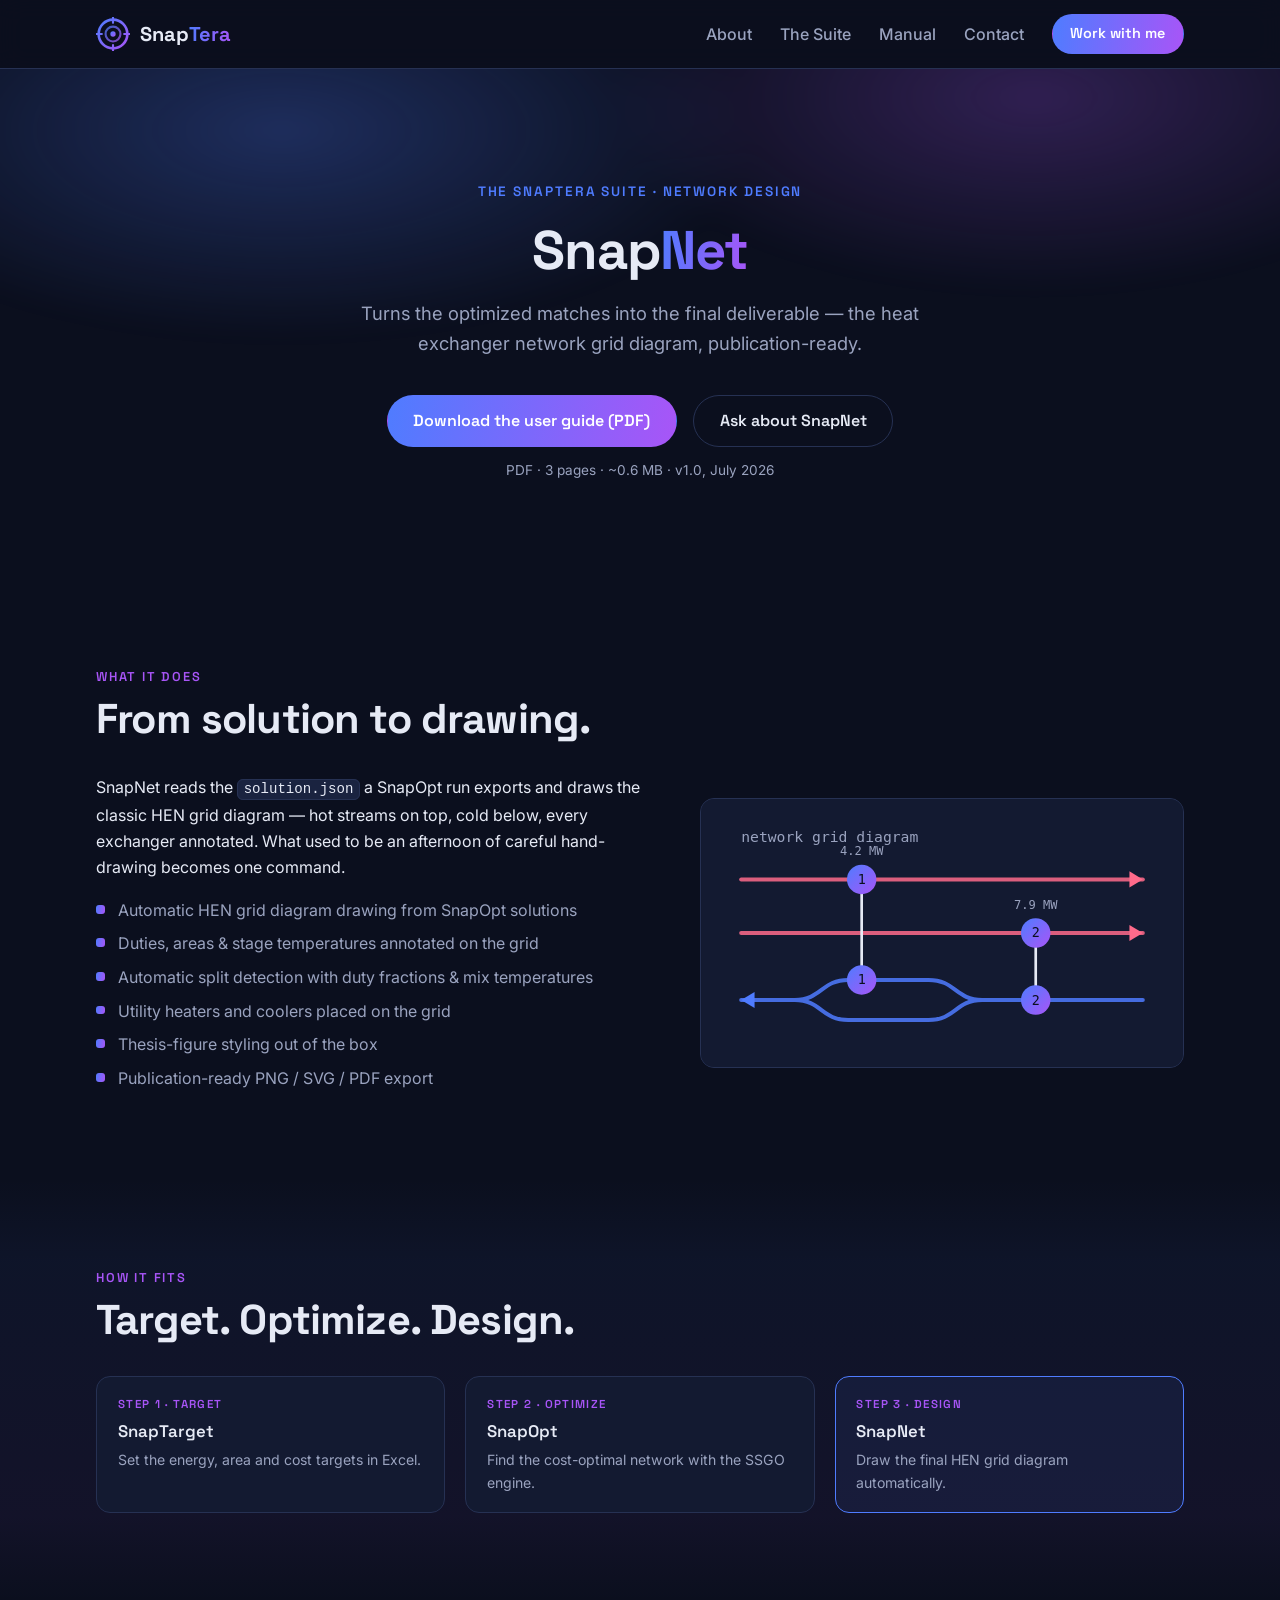
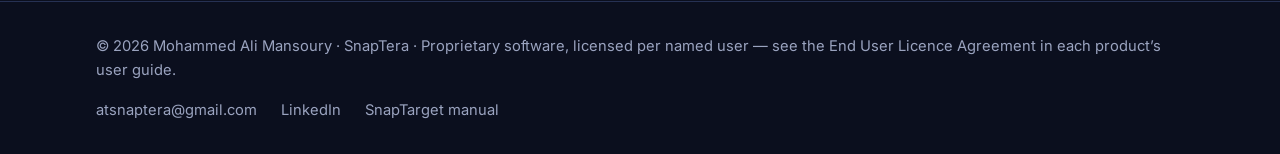
<file: snapnet.html>
<!DOCTYPE html>
<html lang="en" class="no-js">
<head>
  <meta charset="UTF-8">
  <meta name="viewport" content="width=device-width, initial-scale=1.0">
  <meta name="description" content="SnapNet — automatic heat exchanger network grid diagrams from SnapOpt solutions: duties, areas, temperatures and stream splits, publication-ready. Download the user guide.">
  <title>SnapNet — HEN Grid Diagrams — SnapTera</title>

  <meta property="og:type" content="website">
  <meta property="og:url" content="https://mohammad-ali02.github.io/snaptera/snapnet.html">
  <meta property="og:title" content="SnapNet — HEN Grid Diagrams — SnapTera">
  <meta property="og:description" content="Turns the optimized matches into the final deliverable — the heat exchanger network diagram, publication-ready.">
  <meta property="og:image" content="https://mohammad-ali02.github.io/snaptera/img/og-image.png">
  <link rel="canonical" href="https://mohammad-ali02.github.io/snaptera/snapnet.html">
  <meta name="theme-color" content="#0b0f1e">

  <link rel="preconnect" href="https://fonts.googleapis.com">
  <link rel="preconnect" href="https://fonts.gstatic.com" crossorigin>
  <link href="https://fonts.googleapis.com/css2?family=Inter:wght@400;500;600&family=Space+Grotesk:wght@500;600;700&display=swap" rel="stylesheet">

  <link rel="stylesheet" href="css/style.css">
  <link rel="icon" type="image/svg+xml" href="img/logo-mark.svg">
</head>
<body>
  <a class="skip-link" href="#main">Skip to main content</a>

  <header class="site-header">
    <nav class="nav container" aria-label="Main navigation">
      <a class="brand" href="index.html" aria-label="SnapTera — home">
        <img src="img/logo-mark.svg" alt="" width="34" height="34">
        <span class="brand-name">Snap<span class="brand-accent">Tera</span></span>
      </a>

      <button class="nav-toggle" aria-expanded="false" aria-controls="nav-menu">
        <span class="sr-only">Toggle navigation menu</span>
        <span class="nav-toggle-bar" aria-hidden="true"></span>
        <span class="nav-toggle-bar" aria-hidden="true"></span>
        <span class="nav-toggle-bar" aria-hidden="true"></span>
      </button>

      <ul id="nav-menu" class="nav-menu">
        <li><a href="index.html#about">About</a></li>
        <li><a href="index.html#suite">The Suite</a></li>
        <li><a href="manual.html">Manual</a></li>
        <li><a href="index.html#contact">Contact</a></li>
        <li><a class="btn btn-sm btn-primary" href="index.html#contact">Work with me</a></li>
      </ul>
    </nav>
  </header>

  <main id="main">
    <section class="hero" id="top">
      <div class="hero-glow" aria-hidden="true"></div>
      <div class="container hero-inner">
        <p class="hero-kicker reveal">The SnapTera Suite · Network Design</p>
        <h1 class="hero-title hero-title-sub reveal">Snap<span class="gradient-text">Net</span></h1>
        <p class="hero-tagline reveal">
          Turns the optimized matches into the final deliverable — the heat
          exchanger network grid diagram, publication-ready.
        </p>
        <div class="hero-cta reveal">
          <a class="btn btn-primary" href="downloads/SnapNet_User_Guide.pdf" type="application/pdf">Download the user guide (PDF)</a>
          <a class="btn btn-ghost" href="index.html#contact">Ask about SnapNet</a>
        </div>
        <p class="file-hint reveal">PDF · 3 pages · ~0.6 MB · v1.0, July 2026</p>
      </div>
    </section>

    <section class="section" aria-labelledby="sn-what">
      <div class="container">
        <p class="section-kicker reveal">What it does</p>
        <h2 class="section-title reveal" id="sn-what">From solution to drawing.</h2>

        <div class="product-grid">
          <div class="reveal">
            <p>
              SnapNet reads the <code>solution.json</code> a SnapOpt run
              exports and draws the classic HEN grid diagram — hot streams on
              top, cold below, every exchanger annotated. What used to be an
              afternoon of careful hand-drawing becomes one command.
            </p>
            <ul class="card-list">
              <li>Automatic HEN grid diagram drawing from SnapOpt solutions</li>
              <li>Duties, areas &amp; stage temperatures annotated on the grid</li>
              <li>Automatic split detection with duty fractions &amp; mix temperatures</li>
              <li>Utility heaters and coolers placed on the grid</li>
              <li>Thesis-figure styling out of the box</li>
              <li>Publication-ready PNG / SVG / PDF export</li>
            </ul>
          </div>
          <img class="product-art reveal" src="img/snapnet.svg" alt="Illustration of a heat exchanger network grid diagram" width="360" height="200">
        </div>
      </div>
    </section>

    <section class="section section-alt" aria-labelledby="sn-suite">
      <div class="container">
        <p class="section-kicker reveal">How it fits</p>
        <h2 class="section-title reveal" id="sn-suite">Target. Optimize. Design.</h2>
        <div class="suite-strip">
          <a class="suite-step reveal" href="snaptarget.html">
            <p class="suite-step-kicker">Step 1 · Target</p>
            <p class="suite-step-name">SnapTarget</p>
            <p>Set the energy, area and cost targets in Excel.</p>
          </a>
          <a class="suite-step reveal" href="snapopt.html">
            <p class="suite-step-kicker">Step 2 · Optimize</p>
            <p class="suite-step-name">SnapOpt</p>
            <p>Find the cost-optimal network with the SSGO engine.</p>
          </a>
          <a class="suite-step reveal" href="snapnet.html" aria-current="page">
            <p class="suite-step-kicker">Step 3 · Design</p>
            <p class="suite-step-name">SnapNet</p>
            <p>Draw the final HEN grid diagram automatically.</p>
          </a>
        </div>
      </div>
    </section>
  </main>

  <footer class="site-footer">
    <div class="container footer-inner">
      <p>© 2026 Mohammed Ali Mansoury · SnapTera · Proprietary software, licensed per named user — see the End User Licence Agreement in each product’s user guide.</p>
      <ul class="footer-links" aria-label="Contact links">
        <li><a href="mailto:atsnaptera@gmail.com">atsnaptera@gmail.com</a></li>
        <li><a href="https://www.linkedin.com/in/mohammad-ali-3b3852256" rel="me noopener" target="_blank">LinkedIn</a></li>
        <li><a href="manual.html">SnapTarget manual</a></li>
      </ul>
    </div>
  </footer>

  <script src="js/main.js" defer></script>
</body>
</html>
</file>
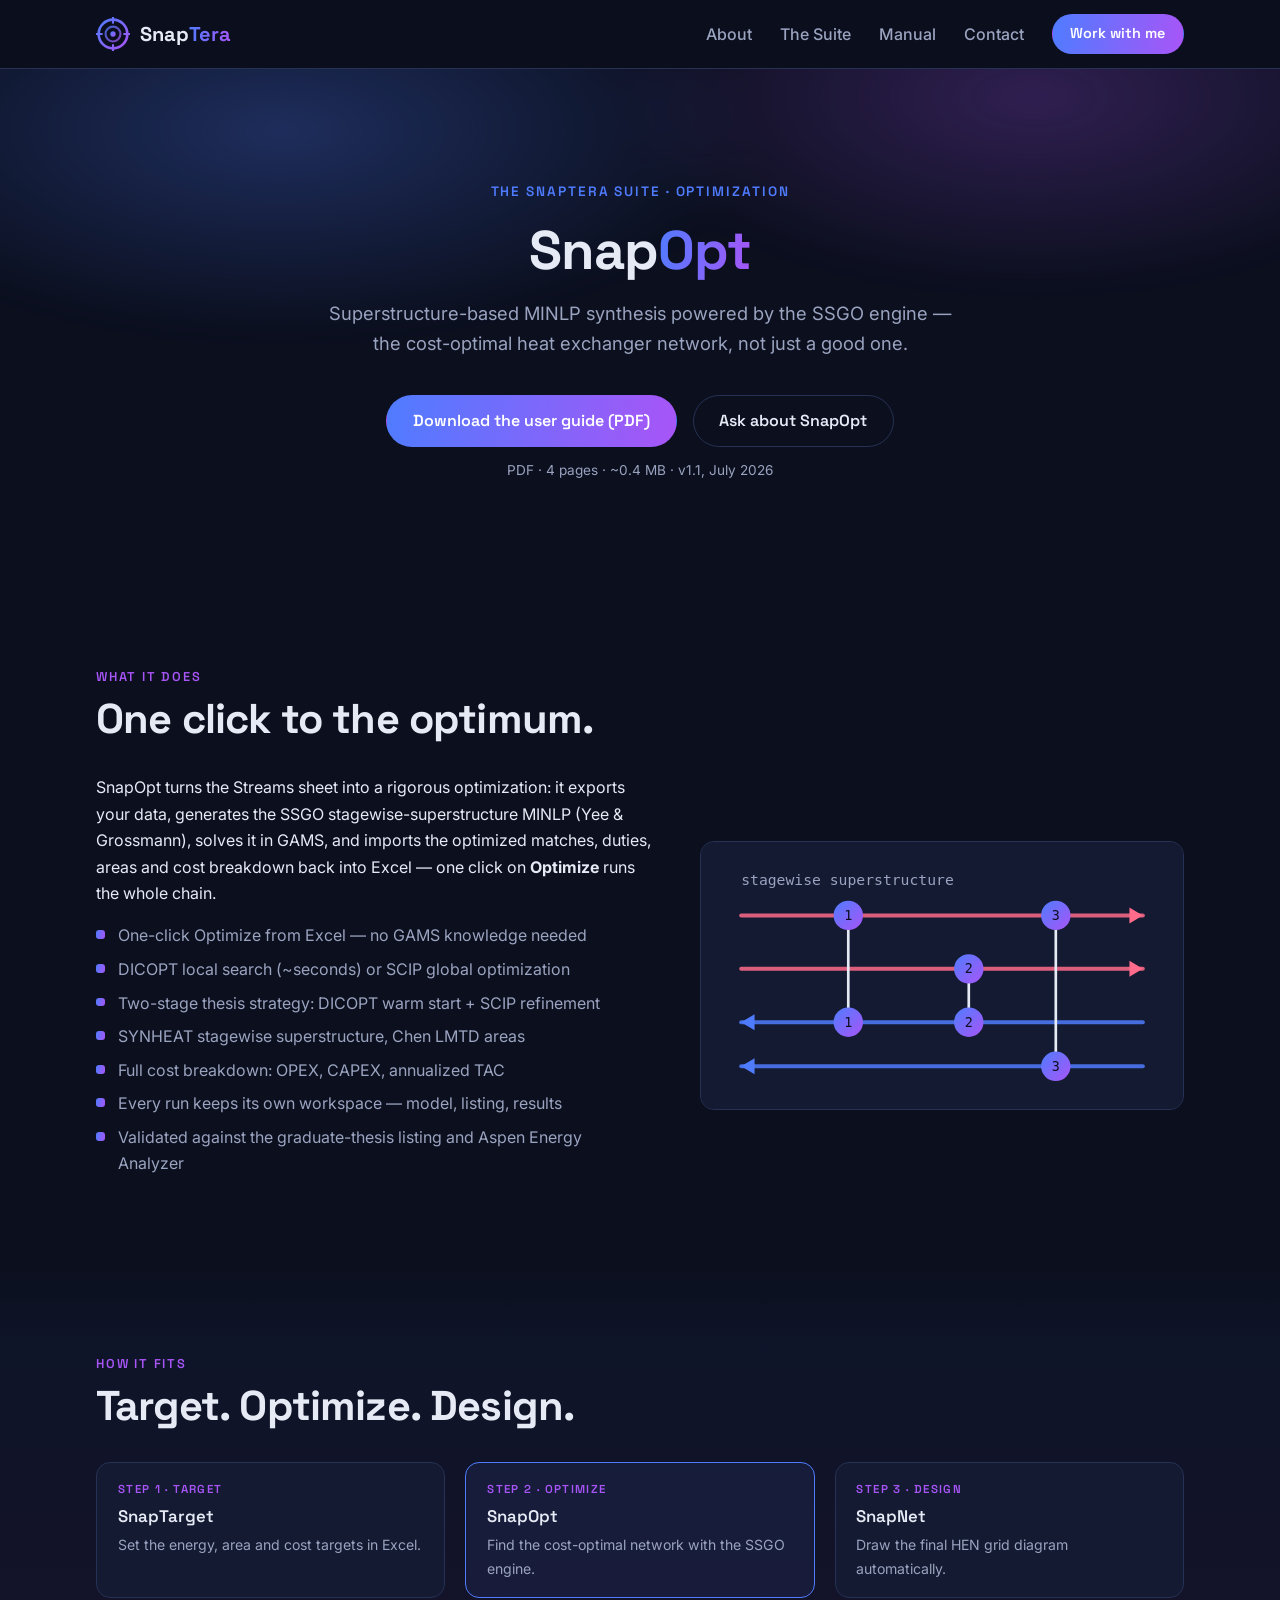
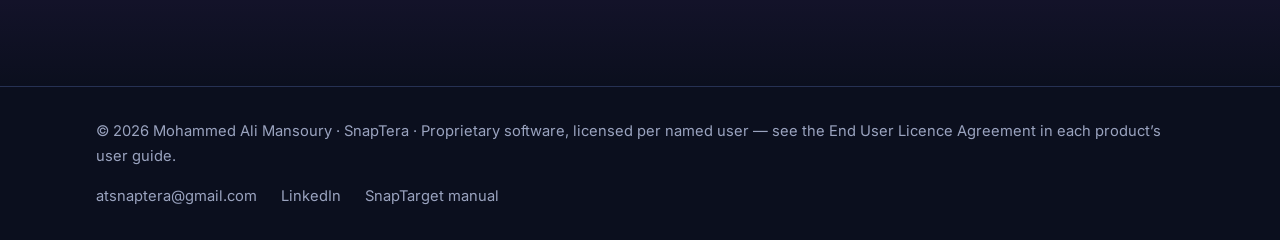
<file: snapopt.html>
<!DOCTYPE html>
<html lang="en" class="no-js">
<head>
  <meta charset="UTF-8">
  <meta name="viewport" content="width=device-width, initial-scale=1.0">
  <meta name="description" content="SnapOpt — superstructure-based MINLP heat exchanger network optimization powered by the SSGO engine, driven from Excel with one click. Download the user guide.">
  <title>SnapOpt — HEN Optimization from Excel — SnapTera</title>

  <meta property="og:type" content="website">
  <meta property="og:url" content="https://mohammad-ali02.github.io/snaptera/snapopt.html">
  <meta property="og:title" content="SnapOpt — HEN Optimization from Excel — SnapTera">
  <meta property="og:description" content="Superstructure-based MINLP synthesis powered by the SSGO engine — the cost-optimal heat exchanger network, not just a good one.">
  <meta property="og:image" content="https://mohammad-ali02.github.io/snaptera/img/og-image.png">
  <link rel="canonical" href="https://mohammad-ali02.github.io/snaptera/snapopt.html">
  <meta name="theme-color" content="#0b0f1e">

  <link rel="preconnect" href="https://fonts.googleapis.com">
  <link rel="preconnect" href="https://fonts.gstatic.com" crossorigin>
  <link href="https://fonts.googleapis.com/css2?family=Inter:wght@400;500;600&family=Space+Grotesk:wght@500;600;700&display=swap" rel="stylesheet">

  <link rel="stylesheet" href="css/style.css">
  <link rel="icon" type="image/svg+xml" href="img/logo-mark.svg">
</head>
<body>
  <a class="skip-link" href="#main">Skip to main content</a>

  <header class="site-header">
    <nav class="nav container" aria-label="Main navigation">
      <a class="brand" href="index.html" aria-label="SnapTera — home">
        <img src="img/logo-mark.svg" alt="" width="34" height="34">
        <span class="brand-name">Snap<span class="brand-accent">Tera</span></span>
      </a>

      <button class="nav-toggle" aria-expanded="false" aria-controls="nav-menu">
        <span class="sr-only">Toggle navigation menu</span>
        <span class="nav-toggle-bar" aria-hidden="true"></span>
        <span class="nav-toggle-bar" aria-hidden="true"></span>
        <span class="nav-toggle-bar" aria-hidden="true"></span>
      </button>

      <ul id="nav-menu" class="nav-menu">
        <li><a href="index.html#about">About</a></li>
        <li><a href="index.html#suite">The Suite</a></li>
        <li><a href="manual.html">Manual</a></li>
        <li><a href="index.html#contact">Contact</a></li>
        <li><a class="btn btn-sm btn-primary" href="index.html#contact">Work with me</a></li>
      </ul>
    </nav>
  </header>

  <main id="main">
    <section class="hero" id="top">
      <div class="hero-glow" aria-hidden="true"></div>
      <div class="container hero-inner">
        <p class="hero-kicker reveal">The SnapTera Suite · Optimization</p>
        <h1 class="hero-title hero-title-sub reveal">Snap<span class="gradient-text">Opt</span></h1>
        <p class="hero-tagline reveal">
          Superstructure-based MINLP synthesis powered by the SSGO engine —
          the cost-optimal heat exchanger network, not just a good one.
        </p>
        <div class="hero-cta reveal">
          <a class="btn btn-primary" href="downloads/SnapOpt_User_Guide.pdf" type="application/pdf">Download the user guide (PDF)</a>
          <a class="btn btn-ghost" href="index.html#contact">Ask about SnapOpt</a>
        </div>
        <p class="file-hint reveal">PDF · 4 pages · ~0.4 MB · v1.1, July 2026</p>
      </div>
    </section>

    <section class="section" aria-labelledby="so-what">
      <div class="container">
        <p class="section-kicker reveal">What it does</p>
        <h2 class="section-title reveal" id="so-what">One click to the optimum.</h2>

        <div class="product-grid">
          <div class="reveal">
            <p>
              SnapOpt turns the Streams sheet into a rigorous optimization: it
              exports your data, generates the SSGO stagewise-superstructure
              MINLP (Yee &amp; Grossmann), solves it in GAMS, and imports the
              optimized matches, duties, areas and cost breakdown back into
              Excel — one click on <strong>Optimize</strong> runs the whole
              chain.
            </p>
            <ul class="card-list">
              <li>One-click Optimize from Excel — no GAMS knowledge needed</li>
              <li>DICOPT local search (~seconds) or SCIP global optimization</li>
              <li>Two-stage thesis strategy: DICOPT warm start + SCIP refinement</li>
              <li>SYNHEAT stagewise superstructure, Chen LMTD areas</li>
              <li>Full cost breakdown: OPEX, CAPEX, annualized TAC</li>
              <li>Every run keeps its own workspace — model, listing, results</li>
              <li>Validated against the graduate-thesis listing and Aspen Energy Analyzer</li>
            </ul>
          </div>
          <img class="product-art reveal" src="img/ssgo.svg" alt="Illustration of a heat exchanger network superstructure" width="360" height="200">
        </div>
      </div>
    </section>

    <section class="section section-alt" aria-labelledby="so-suite">
      <div class="container">
        <p class="section-kicker reveal">How it fits</p>
        <h2 class="section-title reveal" id="so-suite">Target. Optimize. Design.</h2>
        <div class="suite-strip">
          <a class="suite-step reveal" href="snaptarget.html">
            <p class="suite-step-kicker">Step 1 · Target</p>
            <p class="suite-step-name">SnapTarget</p>
            <p>Set the energy, area and cost targets in Excel.</p>
          </a>
          <a class="suite-step reveal" href="snapopt.html" aria-current="page">
            <p class="suite-step-kicker">Step 2 · Optimize</p>
            <p class="suite-step-name">SnapOpt</p>
            <p>Find the cost-optimal network with the SSGO engine.</p>
          </a>
          <a class="suite-step reveal" href="snapnet.html">
            <p class="suite-step-kicker">Step 3 · Design</p>
            <p class="suite-step-name">SnapNet</p>
            <p>Draw the final HEN grid diagram automatically.</p>
          </a>
        </div>
      </div>
    </section>
  </main>

  <footer class="site-footer">
    <div class="container footer-inner">
      <p>© 2026 Mohammed Ali Mansoury · SnapTera · Proprietary software, licensed per named user — see the End User Licence Agreement in each product’s user guide.</p>
      <ul class="footer-links" aria-label="Contact links">
        <li><a href="mailto:atsnaptera@gmail.com">atsnaptera@gmail.com</a></li>
        <li><a href="https://www.linkedin.com/in/mohammad-ali-3b3852256" rel="me noopener" target="_blank">LinkedIn</a></li>
        <li><a href="manual.html">SnapTarget manual</a></li>
      </ul>
    </div>
  </footer>

  <script src="js/main.js" defer></script>
</body>
</html>
</file>
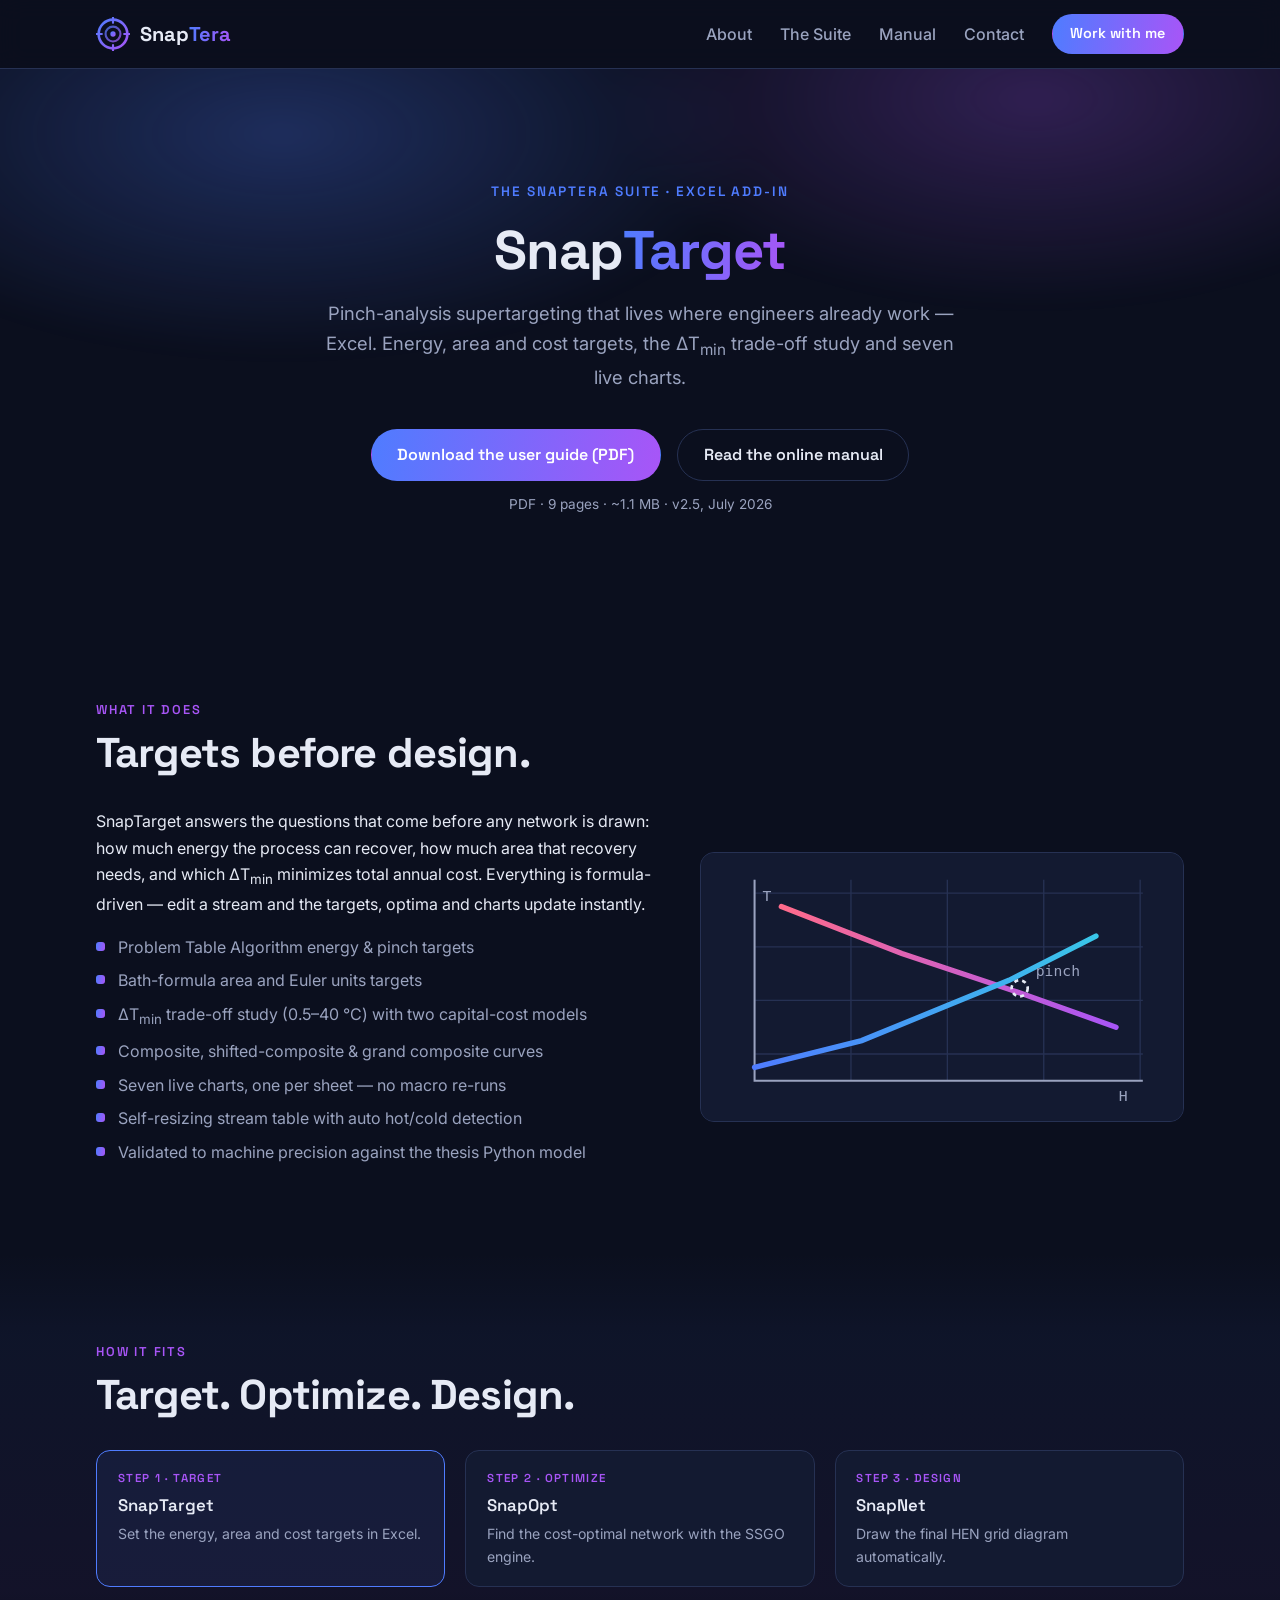
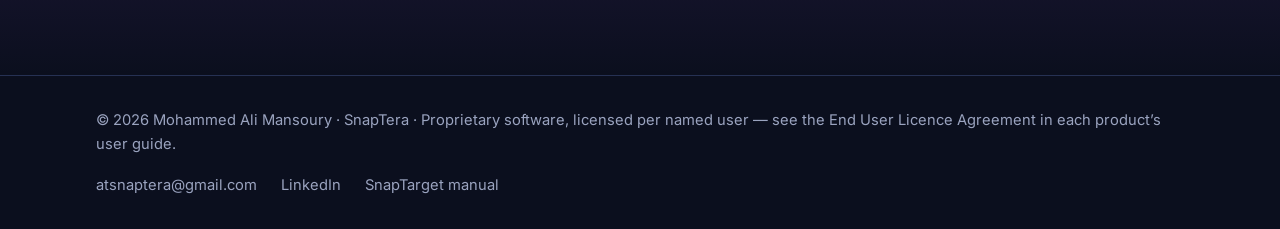
<file: snaptarget.html>
<!DOCTYPE html>
<html lang="en" class="no-js">
<head>
  <meta charset="UTF-8">
  <meta name="viewport" content="width=device-width, initial-scale=1.0">
  <meta name="description" content="SnapTarget — pinch-analysis supertargeting Excel add-in: energy, area and cost targets, the ΔTmin trade-off study and seven live charts. Download the user guide or read the online manual.">
  <title>SnapTarget — Pinch Targeting in Excel — SnapTera</title>

  <meta property="og:type" content="website">
  <meta property="og:url" content="https://mohammad-ali02.github.io/snaptera/snaptarget.html">
  <meta property="og:title" content="SnapTarget — Pinch Targeting in Excel — SnapTera">
  <meta property="og:description" content="Pinch-analysis supertargeting that lives where engineers already work — Excel. Energy, area and cost targets with live charts.">
  <meta property="og:image" content="https://mohammad-ali02.github.io/snaptera/img/og-image.png">
  <link rel="canonical" href="https://mohammad-ali02.github.io/snaptera/snaptarget.html">
  <meta name="theme-color" content="#0b0f1e">

  <link rel="preconnect" href="https://fonts.googleapis.com">
  <link rel="preconnect" href="https://fonts.gstatic.com" crossorigin>
  <link href="https://fonts.googleapis.com/css2?family=Inter:wght@400;500;600&family=Space+Grotesk:wght@500;600;700&display=swap" rel="stylesheet">

  <link rel="stylesheet" href="css/style.css">
  <link rel="icon" type="image/svg+xml" href="img/logo-mark.svg">
</head>
<body>
  <a class="skip-link" href="#main">Skip to main content</a>

  <header class="site-header">
    <nav class="nav container" aria-label="Main navigation">
      <a class="brand" href="index.html" aria-label="SnapTera — home">
        <img src="img/logo-mark.svg" alt="" width="34" height="34">
        <span class="brand-name">Snap<span class="brand-accent">Tera</span></span>
      </a>

      <button class="nav-toggle" aria-expanded="false" aria-controls="nav-menu">
        <span class="sr-only">Toggle navigation menu</span>
        <span class="nav-toggle-bar" aria-hidden="true"></span>
        <span class="nav-toggle-bar" aria-hidden="true"></span>
        <span class="nav-toggle-bar" aria-hidden="true"></span>
      </button>

      <ul id="nav-menu" class="nav-menu">
        <li><a href="index.html#about">About</a></li>
        <li><a href="index.html#suite">The Suite</a></li>
        <li><a href="manual.html">Manual</a></li>
        <li><a href="index.html#contact">Contact</a></li>
        <li><a class="btn btn-sm btn-primary" href="index.html#contact">Work with me</a></li>
      </ul>
    </nav>
  </header>

  <main id="main">
    <section class="hero" id="top">
      <div class="hero-glow" aria-hidden="true"></div>
      <div class="container hero-inner">
        <p class="hero-kicker reveal">The SnapTera Suite · Excel Add-in</p>
        <h1 class="hero-title hero-title-sub reveal">Snap<span class="gradient-text">Target</span></h1>
        <p class="hero-tagline reveal">
          Pinch-analysis supertargeting that lives where engineers already
          work — Excel. Energy, area and cost targets, the ΔT<sub>min</sub>
          trade-off study and seven live charts.
        </p>
        <div class="hero-cta reveal">
          <a class="btn btn-primary" href="downloads/SnapTarget_User_Guide.pdf" type="application/pdf">Download the user guide (PDF)</a>
          <a class="btn btn-ghost" href="manual.html">Read the online manual</a>
        </div>
        <p class="file-hint reveal">PDF · 9 pages · ~1.1 MB · v2.5, July 2026</p>
      </div>
    </section>

    <section class="section" aria-labelledby="st-what">
      <div class="container">
        <p class="section-kicker reveal">What it does</p>
        <h2 class="section-title reveal" id="st-what">Targets before design.</h2>

        <div class="product-grid">
          <div class="reveal">
            <p>
              SnapTarget answers the questions that come before any network is
              drawn: how much energy the process can recover, how much area
              that recovery needs, and which ΔT<sub>min</sub> minimizes total
              annual cost. Everything is formula-driven — edit a stream and
              the targets, optima and charts update instantly.
            </p>
            <ul class="card-list">
              <li>Problem Table Algorithm energy &amp; pinch targets</li>
              <li>Bath-formula area and Euler units targets</li>
              <li>ΔT<sub>min</sub> trade-off study (0.5–40 °C) with two capital-cost models</li>
              <li>Composite, shifted-composite &amp; grand composite curves</li>
              <li>Seven live charts, one per sheet — no macro re-runs</li>
              <li>Self-resizing stream table with auto hot/cold detection</li>
              <li>Validated to machine precision against the thesis Python model</li>
            </ul>
          </div>
          <img class="product-art reveal" src="img/supertarget.svg" alt="Illustration of composite curves and a trade-off chart" width="360" height="200">
        </div>
      </div>
    </section>

    <section class="section section-alt" aria-labelledby="st-suite">
      <div class="container">
        <p class="section-kicker reveal">How it fits</p>
        <h2 class="section-title reveal" id="st-suite">Target. Optimize. Design.</h2>
        <div class="suite-strip">
          <a class="suite-step reveal" href="snaptarget.html" aria-current="page">
            <p class="suite-step-kicker">Step 1 · Target</p>
            <p class="suite-step-name">SnapTarget</p>
            <p>Set the energy, area and cost targets in Excel.</p>
          </a>
          <a class="suite-step reveal" href="snapopt.html">
            <p class="suite-step-kicker">Step 2 · Optimize</p>
            <p class="suite-step-name">SnapOpt</p>
            <p>Find the cost-optimal network with the SSGO engine.</p>
          </a>
          <a class="suite-step reveal" href="snapnet.html">
            <p class="suite-step-kicker">Step 3 · Design</p>
            <p class="suite-step-name">SnapNet</p>
            <p>Draw the final HEN grid diagram automatically.</p>
          </a>
        </div>
      </div>
    </section>
  </main>

  <footer class="site-footer">
    <div class="container footer-inner">
      <p>© 2026 Mohammed Ali Mansoury · SnapTera · Proprietary software, licensed per named user — see the End User Licence Agreement in each product’s user guide.</p>
      <ul class="footer-links" aria-label="Contact links">
        <li><a href="mailto:atsnaptera@gmail.com">atsnaptera@gmail.com</a></li>
        <li><a href="https://www.linkedin.com/in/mohammad-ali-3b3852256" rel="me noopener" target="_blank">LinkedIn</a></li>
        <li><a href="manual.html">SnapTarget manual</a></li>
      </ul>
    </div>
  </footer>

  <script src="js/main.js" defer></script>
</body>
</html>
</file>
<file: css/style.css>
/* ============================================================
   SnapTera — design system
   Palette: futuristic blue → purple on deep navy
   ============================================================ */
:root {
  --bg: #0b0f1e;
  --surface: #131a31;
  --surface-2: #1a2340;
  --border: #263153;
  --primary: #4f7cff;
  --accent: #a855f7;
  --gradient: linear-gradient(100deg, var(--primary), var(--accent));
  --text: #e6eaf5;
  --muted: #9aa3bf;
  --error: #ff7a8a;
  --success: #4fd6a5;
  --radius: 14px;
  --font-head: "Space Grotesk", "Segoe UI", system-ui, sans-serif;
  --font-body: "Inter", "Segoe UI", system-ui, sans-serif;
}

*, *::before, *::after { box-sizing: border-box; }

html { scroll-behavior: smooth; }

body {
  margin: 0;
  background: var(--bg);
  color: var(--text);
  font-family: var(--font-body);
  font-size: 1rem;
  line-height: 1.65;
  -webkit-font-smoothing: antialiased;
}

img { max-width: 100%; height: auto; display: block; }

h1, h2, h3 {
  font-family: var(--font-head);
  line-height: 1.15;
  margin: 0 0 0.5em;
  letter-spacing: -0.02em;
}

p { margin: 0 0 1em; }

a { color: var(--primary); }
a:hover { color: var(--accent); }

.container {
  width: min(100% - 2.5rem, 68rem);
  margin-inline: auto;
}

.sr-only {
  position: absolute; width: 1px; height: 1px;
  padding: 0; margin: -1px; overflow: hidden;
  clip: rect(0 0 0 0); white-space: nowrap; border: 0;
}

.skip-link {
  position: absolute; left: 1rem; top: -3rem;
  background: var(--primary); color: #fff;
  padding: 0.5rem 1rem; border-radius: 0 0 8px 8px;
  z-index: 100; transition: top 0.2s;
}
.skip-link:focus { top: 0; color: #fff; }

:focus-visible {
  outline: 2px solid var(--accent);
  outline-offset: 3px;
  border-radius: 4px;
}

.gradient-text {
  background: var(--gradient);
  -webkit-background-clip: text;
  background-clip: text;
  color: transparent;
}

/* ============ Buttons ============ */
.btn {
  display: inline-block;
  font-family: var(--font-head);
  font-weight: 600;
  font-size: 1rem;
  padding: 0.75rem 1.6rem;
  border-radius: 999px;
  border: 1px solid transparent;
  text-decoration: none;
  cursor: pointer;
  transition: transform 0.2s, box-shadow 0.2s, background-color 0.2s;
}
.btn-primary {
  background: var(--gradient);
  color: #fff;
}
.btn-primary:hover {
  color: #fff;
  transform: translateY(-2px);
  box-shadow: 0 8px 28px rgba(120, 100, 255, 0.35);
}
.btn-ghost {
  color: var(--text);
  border-color: var(--border);
  background: transparent;
}
.btn-ghost:hover {
  color: var(--text);
  border-color: var(--primary);
  transform: translateY(-2px);
}
.btn-sm { padding: 0.45rem 1.1rem; font-size: 0.9rem; }

/* ============ Header / nav ============ */
.site-header {
  position: sticky;
  top: 0;
  z-index: 50;
  background: rgba(11, 15, 30, 0.82);
  backdrop-filter: blur(12px);
  border-bottom: 1px solid var(--border);
}

.nav {
  display: flex;
  align-items: center;
  justify-content: space-between;
  gap: 1rem;
  min-height: 4.25rem;
}

.brand {
  display: flex;
  align-items: center;
  gap: 0.6rem;
  text-decoration: none;
}
.brand-name {
  font-family: var(--font-head);
  font-weight: 700;
  font-size: 1.25rem;
  color: var(--text);
}
.brand-accent {
  background: var(--gradient);
  -webkit-background-clip: text;
  background-clip: text;
  color: transparent;
}

.nav-menu {
  display: flex;
  align-items: center;
  gap: 1.75rem;
  list-style: none;
  margin: 0;
  padding: 0;
}
.nav-menu a:not(.btn) {
  color: var(--muted);
  text-decoration: none;
  font-weight: 500;
  transition: color 0.2s;
}
.nav-menu a:not(.btn):hover { color: var(--text); }

.nav-toggle {
  display: none;
  flex-direction: column;
  gap: 5px;
  background: none;
  border: 0;
  padding: 0.6rem;
  cursor: pointer;
}
.nav-toggle-bar {
  width: 24px; height: 2px;
  background: var(--text);
  border-radius: 2px;
  transition: transform 0.25s, opacity 0.25s;
}
.nav-toggle[aria-expanded="true"] .nav-toggle-bar:nth-child(2) { transform: translateY(7px) rotate(45deg); }
.nav-toggle[aria-expanded="true"] .nav-toggle-bar:nth-child(3) { opacity: 0; }
.nav-toggle[aria-expanded="true"] .nav-toggle-bar:nth-child(4) { transform: translateY(-7px) rotate(-45deg); }

/* ============ Hero ============ */
.hero {
  position: relative;
  overflow: hidden;
  padding: 7rem 0 6rem;
  text-align: center;
}

.hero-glow {
  position: absolute;
  inset: -40% -20% auto;
  height: 130%;
  background:
    radial-gradient(38% 45% at 30% 40%, rgba(79, 124, 255, 0.28), transparent 70%),
    radial-gradient(34% 42% at 72% 35%, rgba(168, 85, 247, 0.24), transparent 70%);
  filter: blur(10px);
  animation: glow-drift 14s ease-in-out infinite alternate;
  pointer-events: none;
}

@keyframes glow-drift {
  from { transform: translate3d(-2%, 0, 0) scale(1); }
  to   { transform: translate3d(2%, 3%, 0) scale(1.06); }
}

.hero-inner { position: relative; }

.hero-kicker {
  font-family: var(--font-head);
  font-weight: 600;
  letter-spacing: 0.14em;
  text-transform: uppercase;
  font-size: 0.85rem;
  color: var(--primary);
  margin-bottom: 1rem;
}

.hero-title {
  font-size: clamp(2.5rem, 7vw, 4.5rem);
  font-weight: 700;
  margin-bottom: 1rem;
}

.hero-tagline {
  max-width: 40rem;
  margin: 0 auto 2.25rem;
  color: var(--muted);
  font-size: 1.15rem;
}
.hero-tagline strong { color: var(--text); }

.hero-cta {
  display: flex;
  justify-content: center;
  flex-wrap: wrap;
  gap: 1rem;
}

/* ============ Sections ============ */
.section { padding: 5.5rem 0; }
.section-alt {
  background: linear-gradient(180deg, transparent, rgba(79, 124, 255, 0.05) 20%, rgba(168, 85, 247, 0.05) 80%, transparent);
}

.section-kicker {
  font-family: var(--font-head);
  font-weight: 600;
  letter-spacing: 0.14em;
  text-transform: uppercase;
  font-size: 0.8rem;
  color: var(--accent);
  margin-bottom: 0.5rem;
}

.section-title { font-size: clamp(1.8rem, 4vw, 2.6rem); }

.section-lead {
  color: var(--muted);
  max-width: 38rem;
  margin-bottom: 3rem;
}

/* ============ About ============ */
.about-grid {
  display: grid;
  grid-template-columns: 1.4fr 1fr;
  gap: 3rem;
  margin-top: 2rem;
  align-items: start;
}

.about-text p { color: var(--muted); }
.about-text p:first-child { color: var(--text); }

.chips {
  display: flex;
  flex-wrap: wrap;
  gap: 0.6rem;
  list-style: none;
  padding: 0;
  margin: 1.75rem 0 0;
}
.chips li {
  font-family: var(--font-head);
  font-size: 0.88rem;
  font-weight: 500;
  padding: 0.4rem 0.95rem;
  border: 1px solid var(--border);
  border-radius: 999px;
  background: var(--surface);
}

.stats { display: grid; gap: 1.25rem; }
.stat {
  background: var(--surface);
  border: 1px solid var(--border);
  border-radius: var(--radius);
  padding: 1.4rem 1.6rem;
}
.stat-value {
  font-family: var(--font-head);
  font-size: 2.2rem;
  font-weight: 700;
  display: block;
}
.stat-label { color: var(--muted); font-size: 0.95rem; }

/* ============ Cards ============ */
.cards {
  display: grid;
  grid-template-columns: repeat(2, 1fr);
  gap: 1.75rem;
}

.card {
  display: flex;
  flex-direction: column;
  background: var(--surface);
  border: 1px solid var(--border);
  border-radius: var(--radius);
  padding: 1.5rem;
  transition: transform 0.25s, border-color 0.25s, box-shadow 0.25s;
}
.card:hover {
  transform: translateY(-6px);
  border-color: rgba(124, 104, 255, 0.55);
  box-shadow: 0 18px 44px rgba(80, 70, 220, 0.18);
}

.card-art {
  width: 100%;
  border-radius: 10px;
  margin-bottom: 1.25rem;
  background: var(--surface-2);
}

.card-title {
  font-size: 1.3rem;
  display: flex;
  align-items: center;
  gap: 0.6rem;
  flex-wrap: wrap;
}

.tag {
  font-size: 0.7rem;
  font-weight: 600;
  letter-spacing: 0.08em;
  text-transform: uppercase;
  color: var(--primary);
  border: 1px solid rgba(79, 124, 255, 0.45);
  background: rgba(79, 124, 255, 0.1);
  padding: 0.2rem 0.6rem;
  border-radius: 999px;
}

.card > p { color: var(--muted); }

.card-list {
  margin: 0 0 1.5rem;
  padding: 0;
  list-style: none;
  color: var(--muted);
  font-size: 0.95rem;
  display: grid;
  gap: 0.45rem;
}
.card-list li { padding-left: 1.4rem; position: relative; }
.card-list li::before {
  content: "";
  position: absolute;
  left: 0; top: 0.5em;
  width: 0.55rem; height: 0.55rem;
  border-radius: 3px;
  background: var(--gradient);
}

.card-link {
  margin-top: auto;
  font-family: var(--font-head);
  font-weight: 600;
  text-decoration: none;
}

/* ============ Product pages ============ */
.hero-title-sub { font-size: clamp(2rem, 5.5vw, 3.4rem); }

.product-grid {
  display: grid;
  grid-template-columns: 1.15fr 1fr;
  gap: 3rem;
  align-items: center;
  margin-top: 2rem;
}
.product-grid .card-list { margin-bottom: 0; font-size: 1rem; }

.product-art {
  width: 100%;
  border-radius: var(--radius);
  border: 1px solid var(--border);
  background: var(--surface-2);
}

.file-hint {
  color: var(--muted);
  font-size: 0.85rem;
  margin: 0.75rem 0 0;
}

.suite-strip {
  display: grid;
  grid-template-columns: repeat(3, 1fr);
  gap: 1.25rem;
  margin-top: 2rem;
}
.suite-step {
  display: block;
  background: var(--surface);
  border: 1px solid var(--border);
  border-radius: var(--radius);
  padding: 1.1rem 1.3rem;
  text-decoration: none;
  color: var(--text);
  transition: transform 0.25s, border-color 0.25s;
}
.suite-step:hover {
  transform: translateY(-4px);
  border-color: rgba(124, 104, 255, 0.55);
  color: var(--text);
}
.suite-step[aria-current="page"] {
  border-color: var(--primary);
  background: rgba(79, 124, 255, 0.08);
}
.suite-step-kicker {
  font-family: var(--font-head);
  font-weight: 600;
  letter-spacing: 0.12em;
  text-transform: uppercase;
  font-size: 0.72rem;
  color: var(--accent);
  margin: 0 0 0.25rem;
}
.suite-step-name {
  font-family: var(--font-head);
  font-weight: 600;
  font-size: 1.05rem;
  margin: 0 0 0.15rem;
}
.suite-step p:last-child {
  color: var(--muted);
  font-size: 0.88rem;
  margin: 0;
}

@media (max-width: 768px) {
  .product-grid { grid-template-columns: 1fr; gap: 2rem; }
  .product-grid .product-art { order: -1; }
  .suite-strip { grid-template-columns: 1fr; }
}

/* Odd card out (5th) sits centered on its own row while the grid is 2-wide */
@media (min-width: 641px) {
  .cards > .card:last-child:nth-child(odd) {
    grid-column: 1 / -1;
    justify-self: center;
    width: calc(50% - 0.875rem);
  }
}

/* ============ Manual page ============ */
.manual-layout {
  display: grid;
  grid-template-columns: 15rem 1fr;
  gap: 3rem;
  align-items: start;
}

.manual-toc {
  position: sticky;
  top: 5.5rem;
  background: var(--surface);
  border: 1px solid var(--border);
  border-radius: var(--radius);
  padding: 1.25rem 1.5rem;
  font-size: 0.92rem;
}
.manual-toc h2 {
  font-size: 0.8rem;
  letter-spacing: 0.14em;
  text-transform: uppercase;
  color: var(--accent);
  margin-bottom: 0.75rem;
}
.manual-toc ol {
  margin: 0;
  padding-left: 1.2rem;
  display: grid;
  gap: 0.35rem;
}
.manual-toc a { color: var(--muted); text-decoration: none; }
.manual-toc a:hover { color: var(--text); }

.manual-body h2 {
  font-size: 1.55rem;
  margin-top: 2.75rem;
  scroll-margin-top: 5.5rem;
}
.manual-body h2:first-child { margin-top: 0; }
.manual-body h3 { font-size: 1.15rem; margin-top: 1.75rem; }
.manual-body p, .manual-body li { color: var(--muted); }
.manual-body strong { color: var(--text); }

.manual-note {
  background: var(--surface);
  border: 1px solid var(--border);
  border-left: 3px solid var(--primary);
  border-radius: 0 10px 10px 0;
  padding: 0.9rem 1.2rem;
  margin: 1.25rem 0;
}
.manual-note p { margin: 0; }

code, kbd {
  font-family: "Consolas", "SF Mono", monospace;
  font-size: 0.88em;
  background: var(--surface-2);
  border: 1px solid var(--border);
  border-radius: 6px;
  padding: 0.1em 0.4em;
  color: var(--text);
}

.tbl-wrap { overflow-x: auto; margin: 1.25rem 0; }
.tbl {
  width: 100%;
  border-collapse: collapse;
  font-size: 0.92rem;
  min-width: 34rem;
}
.tbl th, .tbl td {
  border: 1px solid var(--border);
  padding: 0.55rem 0.8rem;
  text-align: left;
  vertical-align: top;
}
.tbl th {
  font-family: var(--font-head);
  font-weight: 600;
  background: var(--surface-2);
  color: var(--text);
  white-space: nowrap;
}
.tbl td { color: var(--muted); }
.tbl tbody tr:nth-child(even) { background: rgba(79, 124, 255, 0.04); }

@media (max-width: 900px) {
  .manual-layout { grid-template-columns: 1fr; gap: 1.75rem; }
  .manual-toc { position: static; }
}

/* ============ Contact ============ */
.contact-grid {
  display: grid;
  grid-template-columns: 1fr 1.2fr;
  gap: 3.5rem;
  align-items: start;
}

.contact-intro p { color: var(--muted); }
.contact-email a {
  font-family: var(--font-head);
  font-weight: 600;
  font-size: 1.1rem;
}

.contact-form {
  background: var(--surface);
  border: 1px solid var(--border);
  border-radius: var(--radius);
  padding: 2rem;
}

.field { margin-bottom: 1.25rem; }

.field label {
  display: block;
  font-family: var(--font-head);
  font-weight: 500;
  margin-bottom: 0.4rem;
}

.field input,
.field textarea {
  width: 100%;
  font: inherit;
  color: var(--text);
  background: var(--bg);
  border: 1px solid var(--border);
  border-radius: 10px;
  padding: 0.7rem 0.9rem;
  transition: border-color 0.2s;
}
.field input:focus,
.field textarea:focus {
  outline: none;
  border-color: var(--primary);
  box-shadow: 0 0 0 3px rgba(79, 124, 255, 0.22);
}
.field textarea { resize: vertical; }

.field.invalid input,
.field.invalid textarea { border-color: var(--error); }

.field-error {
  color: var(--error);
  font-size: 0.85rem;
  min-height: 1.2em;
  margin: 0.3rem 0 0;
}

.form-status {
  margin: 1rem 0 0;
  font-weight: 500;
  min-height: 1.4em;
}
.form-status.ok { color: var(--success); }
.form-status.err { color: var(--error); }

/* ============ Footer ============ */
.site-footer {
  border-top: 1px solid var(--border);
  padding: 2rem 0;
  color: var(--muted);
  font-size: 0.92rem;
}
.footer-inner {
  display: flex;
  justify-content: space-between;
  align-items: center;
  flex-wrap: wrap;
  gap: 1rem;
}
.footer-inner p { margin: 0; }
.footer-links {
  display: flex;
  gap: 1.5rem;
  list-style: none;
  margin: 0;
  padding: 0;
}
.footer-links a { color: var(--muted); text-decoration: none; }
.footer-links a:hover { color: var(--text); }

/* ============ Reveal-on-scroll ============ */
.reveal {
  opacity: 0;
  transform: translateY(22px);
  transition: opacity 0.6s ease-out, transform 0.6s ease-out;
}
.reveal.visible {
  opacity: 1;
  transform: none;
}
/* If JS never runs, content must stay visible */
.no-js .reveal { opacity: 1; transform: none; }

/* ============ Reduced motion ============ */
@media (prefers-reduced-motion: reduce) {
  html { scroll-behavior: auto; }
  .hero-glow { animation: none; }
  .reveal { opacity: 1; transform: none; transition: none; }
  .btn, .card { transition: none; }
  .card:hover, .btn:hover { transform: none; }
}

/* ============ Responsive ============ */
@media (max-width: 768px) {
  .nav-toggle { display: flex; }

  .nav-menu {
    position: absolute;
    top: 100%;
    left: 0;
    right: 0;
    flex-direction: column;
    align-items: stretch;
    gap: 0;
    background: var(--surface);
    border-bottom: 1px solid var(--border);
    padding: 0.5rem 1.25rem 1.25rem;
    display: none;
  }
  .nav-menu.open { display: flex; }
  .nav-menu li { padding: 0.55rem 0; }
  .nav-menu .btn { text-align: center; margin-top: 0.5rem; }

  .hero { padding: 4.5rem 0 4rem; }
  .section { padding: 3.75rem 0; }

  .about-grid,
  .contact-grid { grid-template-columns: 1fr; gap: 2.25rem; }
}

@media (max-width: 640px) {
  .cards { grid-template-columns: 1fr; }
  .contact-form { padding: 1.4rem; }
  .footer-inner { justify-content: center; text-align: center; }
}

/* ============ SnapDox launch state ============
   SnapDox runs on the visitor's own machine, so the page reports whether it
   is really running before the Launch button promises anything. States are
   driven by data-launch, set from js/launch.js. */

.launch-status {
  display: flex;
  align-items: center;
  justify-content: center;
  flex-wrap: wrap;
  gap: 0.55rem;
  margin-top: 1.1rem;
  color: var(--muted);
  font-size: 0.92rem;
  text-align: center;
}

/* Only the message matching the current state shows. With JS disabled the
   element keeps state "unknown", which reads as a plain factual line. */
.launch-msg { display: none; }
[data-launch="unknown"] .launch-msg-unknown,
[data-launch="checking"] .launch-msg-checking,
[data-launch="running"] .launch-msg-running,
[data-launch="stopped"] .launch-msg-stopped { display: inline; }

/* The script also sets [hidden], which must win over the rules above — a
   display value otherwise overrides the attribute. Same specificity, so this
   has to stay after them. */
.launch-msg[hidden],
.card-launch[hidden] { display: none; }

.launch-dot {
  width: 8px;
  height: 8px;
  border-radius: 50%;
  background: var(--muted);
  flex: none;
}
[data-launch="running"] .launch-dot {
  background: var(--success);
  box-shadow: 0 0 0 4px rgba(79, 214, 165, 0.16);
}
[data-launch="stopped"] .launch-dot { background: var(--error); }
[data-launch="checking"] .launch-dot { animation: launch-pulse 1.1s ease-in-out infinite; }

@keyframes launch-pulse {
  50% { opacity: 0.25; }
}

.launch-help {
  width: min(100% - 2.5rem, 34rem);
  margin: 1.25rem auto 0;
  padding: 1.15rem 1.35rem;
  border: 1px solid var(--border);
  border-radius: var(--radius);
  background: rgba(255, 255, 255, 0.02);
  text-align: left;
}
.launch-help:focus { outline: 2px solid var(--accent); outline-offset: 3px; }
.launch-help p { margin: 0 0 0.75rem; }
.launch-help .file-hint { margin: 0.75rem 0 0; }

.launch-cmd {
  display: flex;
  align-items: center;
  justify-content: space-between;
  gap: 0.75rem;
  padding: 0.6rem 0.9rem;
  border-radius: 10px;
  background: #0b0f1e;
  border: 1px solid var(--border);
}
.launch-cmd code {
  font-family: ui-monospace, "Cascadia Code", Consolas, monospace;
  color: var(--text);
  font-size: 0.95rem;
}

/* Home-page card affordance — only meaningful once SnapDox answers. */
.card-launch { display: none; }
[data-launch="running"] .card-launch { display: inline-block; margin-left: 0.9rem; }

@media (prefers-reduced-motion: reduce) {
  [data-launch="checking"] .launch-dot { animation-duration: 3s; }
}
</file>
